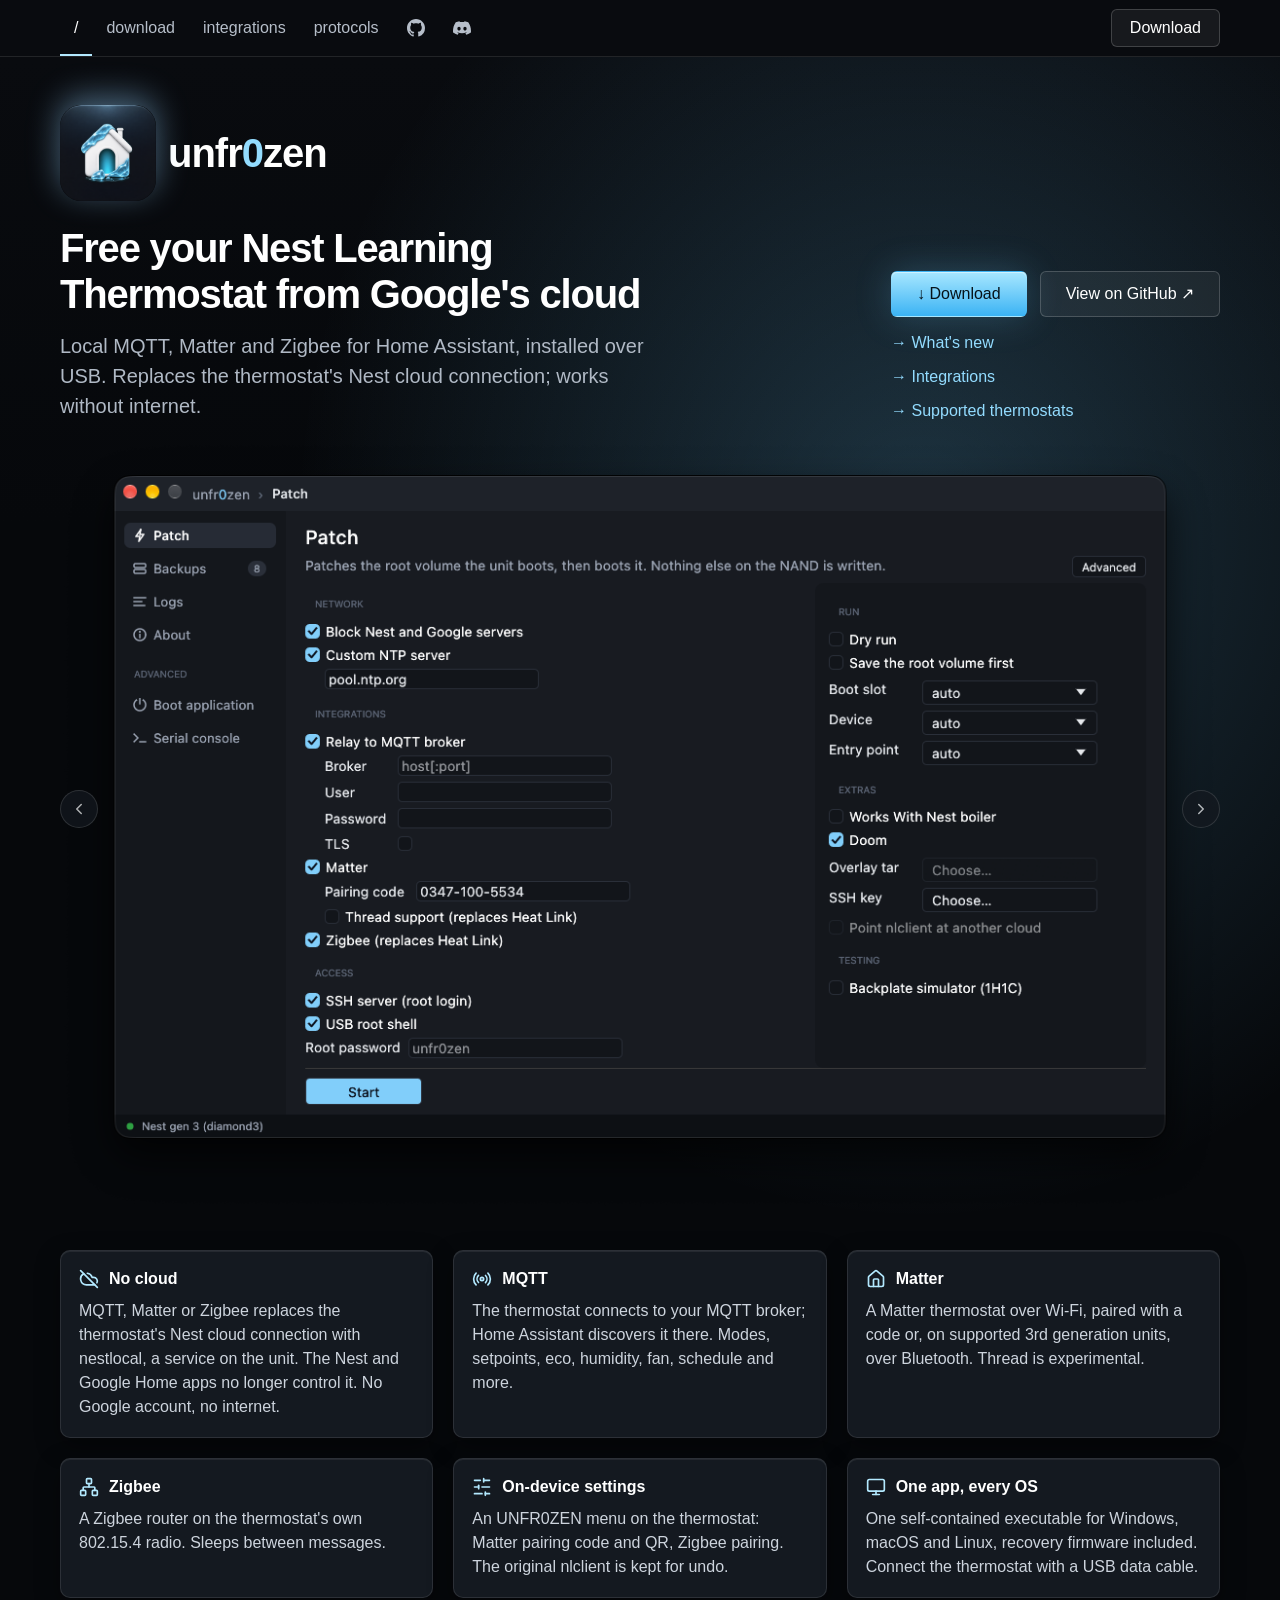
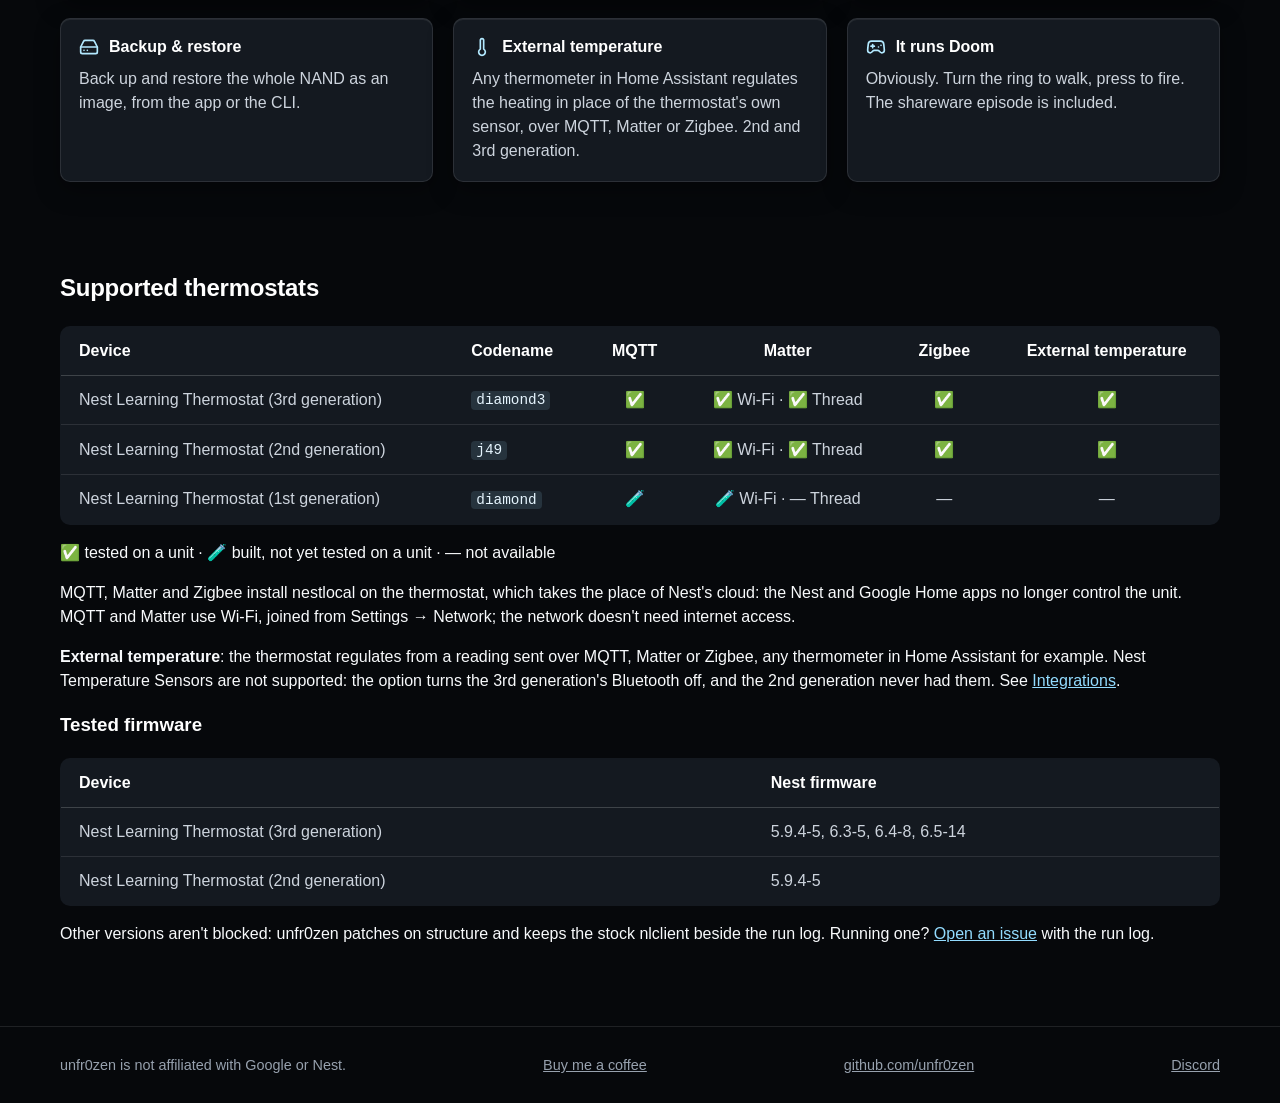
<file: index.html>
<!doctype html>
<html lang="en">
<head>
    <meta charset="utf-8">
    <meta name="viewport" content="width=device-width, initial-scale=1">
    <title>unfr0zen</title>
    <meta name="description" content="Free your Nest Learning Thermostat from Google's cloud. Local MQTT, Matter and Zigbee for Home Assistant, installed over USB.">
    <meta property="og:title" content="unfr0zen">
    <meta property="og:description" content="Free your Nest Learning Thermostat from Google's cloud.">
    <meta property="og:image" content="https://unfr0zen.com/assets/logo.png">
    <link rel="icon" href="/favicon.ico" sizes="16x16 32x32 48x48">
    <link rel="icon" type="image/png" href="/assets/logo.png" sizes="256x256">
    <link rel="apple-touch-icon" href="/assets/apple-touch-icon.png">
    <link rel="preconnect" href="https://rsms.me">
    <link rel="stylesheet" href="https://rsms.me/inter/inter.css">
    <link rel="stylesheet" href="/style.css">
    <script defer src="/carousel.js"></script>
    <script async src="https://analytics.unfr0zen.com/js/pa-abmtJ6LBGT69nUpVKESXi.js"></script>
    <script>
      window.plausible=window.plausible||function(){(plausible.q=plausible.q||[]).push(arguments)},plausible.init=plausible.init||function(i){plausible.o=i||{}};
      plausible.init({ endpoint: "https://analytics.unfr0zen.com/api/event" })
    </script>
</head>
<body>
<header>
    <div class="wrap">
        <nav>
            <a href="/" class="active">/</a>
            <a href="/download/">download</a>
            <a href="/integrations/">integrations</a>
            <a href="/protocols/">protocols</a>
            <a href="https://github.com/unfr0zen" class="icon" target="_blank" rel="noopener" aria-label="GitHub" title="GitHub"><svg viewBox="0 0 16 16" aria-hidden="true"><path d="M8 0C3.58 0 0 3.58 0 8c0 3.54 2.29 6.53 5.47 7.59.4.07.55-.17.55-.38 0-.19-.01-.82-.01-1.49-2.01.37-2.53-.49-2.69-.94-.09-.23-.48-.94-.82-1.13-.28-.15-.68-.52-.01-.53.63-.01 1.08.58 1.23.82.72 1.21 1.87.87 2.33.66.07-.52.28-.87.51-1.07-1.78-.2-3.64-.89-3.64-3.95 0-.87.31-1.59.82-2.15-.08-.2-.36-1.02.08-2.12 0 0 .67-.21 2.2.82.64-.18 1.32-.27 2-.27.68 0 1.36.09 2 .27 1.53-1.04 2.2-.82 2.2-.82.44 1.1.16 1.92.08 2.12.51.56.82 1.27.82 2.15 0 3.07-1.87 3.75-3.65 3.95.29.25.54.73.54 1.48 0 1.07-.01 1.93-.01 2.2 0 .21.15.46.55.38A8.013 8.013 0 0 0 16 8c0-4.42-3.58-8-8-8z"/></svg></a>
            <a href="https://discord.gg/4YC7Yj3Tx" class="icon" target="_blank" rel="noopener" aria-label="Discord" title="Discord"><svg viewBox="0 0 24 24" aria-hidden="true"><path d="M20.317 4.37a19.791 19.791 0 0 0-4.885-1.515.074.074 0 0 0-.079.037c-.21.375-.444.864-.608 1.25a18.27 18.27 0 0 0-5.487 0 12.64 12.64 0 0 0-.617-1.25.077.077 0 0 0-.079-.037A19.736 19.736 0 0 0 3.677 4.37a.07.07 0 0 0-.032.027C.533 9.046-.32 13.58.099 18.057a.082.082 0 0 0 .031.057 19.9 19.9 0 0 0 5.993 3.03.078.078 0 0 0 .084-.028c.462-.63.874-1.295 1.226-1.994a.076.076 0 0 0-.041-.106 13.107 13.107 0 0 1-1.872-.892.077.077 0 0 1-.008-.128 10.2 10.2 0 0 0 .372-.292.074.074 0 0 1 .077-.01c3.928 1.793 8.18 1.793 12.062 0a.074.074 0 0 1 .078.01c.12.098.246.198.373.292a.077.077 0 0 1-.006.127 12.299 12.299 0 0 1-1.873.892.077.077 0 0 0-.041.107c.36.698.772 1.362 1.225 1.993a.076.076 0 0 0 .084.028 19.839 19.839 0 0 0 6.002-3.03.077.077 0 0 0 .032-.054c.5-5.177-.838-9.674-3.549-13.66a.061.061 0 0 0-.031-.03zM8.02 15.33c-1.183 0-2.157-1.085-2.157-2.419 0-1.333.956-2.419 2.157-2.419 1.21 0 2.176 1.096 2.157 2.42 0 1.333-.956 2.418-2.157 2.418zm7.975 0c-1.183 0-2.157-1.085-2.157-2.419 0-1.333.955-2.419 2.157-2.419 1.21 0 2.176 1.096 2.157 2.42 0 1.333-.946 2.418-2.157 2.418z"/></svg></a>
        </nav>
        <a href="/download/" class="btn btn-dark btn-small">Download</a>
    </div>
</header>

<main>
    <div class="hero">
        <div class="wrap">
            <div class="hero-text">
                <div class="hero-title">
                    <span class="hero-logo"><img src="/assets/logo.png" alt=""></span>
                    <h1>unfr<span class="zero">0</span>zen</h1>
                </div>
                <h2>Free your Nest Learning Thermostat from Google's cloud</h2>
                <p>Local MQTT, Matter and Zigbee for Home Assistant, installed over USB. Replaces the thermostat's Nest cloud connection; works without internet.</p>
                <div class="buttons">
                    <a href="/download/" class="btn btn-ice">↓ Download</a>
                    <a href="https://github.com/unfr0zen" class="btn btn-dark" target="_blank" rel="noopener">View on GitHub ↗</a>
                </div>
                <div class="quicklinks">
                    <a class="link" href="https://github.com/unfr0zen/unfr0zen/releases" target="_blank" rel="noopener">→ What's new</a>
                    <a class="link" href="/integrations/">→ Integrations</a>
                    <a class="link" href="#devices">→ Supported thermostats</a>
                </div>
            </div>
            <div class="shots" role="group" aria-roledescription="carousel" aria-label="The unfr0zen app on macOS">
                <img class="screenshot is-shown" src="/assets/app1.png" width="1192" height="792" alt="The Patch page: options for blocking Nest and Google servers, NTP, MQTT, Matter, Zigbee, SSH and the USB root shell.">
                <img class="screenshot" src="/assets/app2.png" width="1192" height="792" aria-hidden="true" alt="The Backups page: NAND backups of different thermostats, with a map of the selected backup's NAND.">
                <img class="screenshot" src="/assets/app3.png" width="1192" height="792" aria-hidden="true" alt="The Logs page: past runs, with the steps and log of the selected one.">
                <button class="shot-nav shot-prev" type="button" aria-label="Previous screenshot" hidden><svg viewBox="0 0 24 24" aria-hidden="true"><path d="m15 18-6-6 6-6"/></svg></button>
                <button class="shot-nav shot-next" type="button" aria-label="Next screenshot" hidden><svg viewBox="0 0 24 24" aria-hidden="true"><path d="m9 18 6-6-6-6"/></svg></button>
            </div>
        </div>
    </div>

    <section>
        <div class="wrap">
            <div class="grid">
                <div class="card">
                    <h3><svg viewBox="0 0 24 24" aria-hidden="true"><path d="m2 2 20 20"/><path d="M5.782 5.782A7 7 0 0 0 9 19h8.5a4.5 4.5 0 0 0 1.307-.193"/><path d="M21.532 16.5A4.5 4.5 0 0 0 17.5 10h-1.79A7.008 7.008 0 0 0 10 5.07"/></svg>No cloud</h3>
                    <p>MQTT, Matter or Zigbee replaces the thermostat's Nest cloud connection with nestlocal, a service on the unit. The Nest and Google Home apps no longer control it. No Google account, no internet.</p>
                </div>
                <div class="card">
                    <h3><svg viewBox="0 0 24 24" aria-hidden="true"><path d="M4.9 19.1C1 15.2 1 8.8 4.9 4.9"/><path d="M7.8 16.2c-2.3-2.3-2.3-6.1 0-8.5"/><circle cx="12" cy="12" r="2"/><path d="M16.2 7.8c2.3 2.3 2.3 6.1 0 8.5"/><path d="M19.1 4.9C23 8.8 23 15.1 19.1 19"/></svg>MQTT</h3>
                    <p>The thermostat connects to your MQTT broker; Home Assistant discovers it there. Modes, setpoints, eco, humidity, fan, schedule and more.</p>
                </div>
                <div class="card">
                    <h3><svg viewBox="0 0 24 24" aria-hidden="true"><path d="M15 21v-8a1 1 0 0 0-1-1h-4a1 1 0 0 0-1 1v8"/><path d="M3 10a2 2 0 0 1 .709-1.528l7-5.999a2 2 0 0 1 2.582 0l7 5.999A2 2 0 0 1 21 10v9a2 2 0 0 1-2 2H5a2 2 0 0 1-2-2z"/></svg>Matter</h3>
                    <p>A Matter thermostat over Wi-Fi, paired with a code or, on supported 3rd generation units, over Bluetooth. Thread is experimental.</p>
                </div>
                <div class="card">
                    <h3><svg viewBox="0 0 24 24" aria-hidden="true"><rect x="16" y="16" width="6" height="6" rx="1"/><rect x="2" y="16" width="6" height="6" rx="1"/><rect x="9" y="2" width="6" height="6" rx="1"/><path d="M5 16v-3a1 1 0 0 1 1-1h12a1 1 0 0 1 1 1v3"/><path d="M12 12V8"/></svg>Zigbee</h3>
                    <p>A Zigbee router on the thermostat's own 802.15.4 radio. Sleeps between messages.</p>
                </div>
                <div class="card">
                    <h3><svg viewBox="0 0 24 24" aria-hidden="true"><line x1="21" x2="14" y1="4" y2="4"/><line x1="10" x2="3" y1="4" y2="4"/><line x1="21" x2="12" y1="12" y2="12"/><line x1="8" x2="3" y1="12" y2="12"/><line x1="21" x2="16" y1="20" y2="20"/><line x1="12" x2="3" y1="20" y2="20"/><line x1="14" x2="14" y1="2" y2="6"/><line x1="8" x2="8" y1="10" y2="14"/><line x1="16" x2="16" y1="18" y2="22"/></svg>On-device settings</h3>
                    <p>An UNFR0ZEN menu on the thermostat: Matter pairing code and QR, Zigbee pairing. The original nlclient is kept for undo.</p>
                </div>
                <div class="card">
                    <h3><svg viewBox="0 0 24 24" aria-hidden="true"><rect width="20" height="14" x="2" y="3" rx="2"/><line x1="8" x2="16" y1="21" y2="21"/><line x1="12" x2="12" y1="17" y2="21"/></svg>One app, every OS</h3>
                    <p>One self-contained executable for Windows, macOS and Linux, recovery firmware included. Connect the thermostat with a USB data cable.</p>
                </div>
                <div class="card">
                    <h3><svg viewBox="0 0 24 24" aria-hidden="true"><line x1="22" x2="2" y1="12" y2="12"/><path d="M5.45 5.11 2 12v6a2 2 0 0 0 2 2h16a2 2 0 0 0 2-2v-6l-3.45-6.89A2 2 0 0 0 16.76 4H7.24a2 2 0 0 0-1.79 1.11z"/><line x1="6" x2="6.01" y1="16" y2="16"/><line x1="10" x2="10.01" y1="16" y2="16"/></svg>Backup &amp; restore</h3>
                    <p>Back up and restore the whole NAND as an image, from the app or the CLI.</p>
                </div>
                <div class="card">
                    <h3><svg viewBox="0 0 24 24" aria-hidden="true"><path d="M14 4v10.54a4 4 0 1 1-4 0V4a2 2 0 0 1 4 0Z"/></svg>External temperature</h3>
                    <p>Any thermometer in Home Assistant regulates the heating in place of the thermostat's own sensor, over MQTT, Matter or Zigbee. 2nd and 3rd generation.</p>
                </div>
                <div class="card">
                    <h3><svg viewBox="0 0 24 24" aria-hidden="true"><line x1="6" x2="10" y1="11" y2="11"/><line x1="8" x2="8" y1="9" y2="13"/><line x1="15" x2="15.01" y1="12" y2="12"/><line x1="18" x2="18.01" y1="10" y2="10"/><path d="M17.32 5H6.68a4 4 0 0 0-3.978 3.59c-.006.052-.01.101-.017.152C2.604 9.416 2 14.456 2 16a3 3 0 0 0 3 3c1 0 1.5-.5 2-1l1.414-1.414A2 2 0 0 1 9.828 16h4.344a2 2 0 0 1 1.414.586L17 18c.5.5 1 1 2 1a3 3 0 0 0 3-3c0-1.545-.604-6.584-.685-7.258-.007-.05-.011-.1-.017-.151A4 4 0 0 0 17.32 5z"/></svg>It runs Doom</h3>
                    <p>Obviously. Turn the ring to walk, press to fire. The shareware episode is included.</p>
                </div>
            </div>
        </div>
    </section>

    <section id="devices">
        <div class="wrap">
            <h2>Supported thermostats</h2>
            <div class="table-scroll">
                <table class="devices">
                    <thead>
                        <tr><th>Device</th><th>Codename</th><th>MQTT</th><th>Matter</th><th>Zigbee</th><th>External temperature</th></tr>
                    </thead>
                    <tbody>
                        <tr><td>Nest Learning Thermostat (3rd generation)</td><td><code>diamond3</code></td><td>✅</td><td>✅ Wi-Fi · ✅ Thread</td><td>✅</td><td>✅</td></tr>
                        <tr><td>Nest Learning Thermostat (2nd generation)</td><td><code>j49</code></td><td>✅</td><td>✅ Wi-Fi · ✅ Thread</td><td>✅</td><td>✅</td></tr>
                        <tr><td>Nest Learning Thermostat (1st generation)</td><td><code>diamond</code></td><td>🧪</td><td>🧪 Wi-Fi · — Thread</td><td>—</td><td>—</td></tr>
                    </tbody>
                </table>
            </div>
            <p>✅ tested on a unit · 🧪 built, not yet tested on a unit · — not available</p>
            <p>MQTT, Matter and Zigbee install nestlocal on the thermostat, which takes the place of Nest's cloud: the Nest and Google Home apps no longer control the unit. MQTT and Matter use Wi-Fi, joined from Settings → Network; the network doesn't need internet access.</p>
            <p><b>External temperature</b>: the thermostat regulates from a reading sent over MQTT, Matter or Zigbee, any thermometer in Home Assistant for example. Nest Temperature Sensors are not supported: the option turns the 3rd generation's Bluetooth off, and the 2nd generation never had them. See <a href="/integrations/#external-temperature">Integrations</a>.</p>
            <h3>Tested firmware</h3>
            <div class="table-scroll">
                <table>
                    <thead>
                        <tr><th>Device</th><th>Nest firmware</th></tr>
                    </thead>
                    <tbody>
                        <tr><td>Nest Learning Thermostat (3rd generation)</td><td>5.9.4-5, 6.3-5, 6.4-8, 6.5-14</td></tr>
                        <tr><td>Nest Learning Thermostat (2nd generation)</td><td>5.9.4-5</td></tr>
                    </tbody>
                </table>
            </div>
            <p>Other versions aren't blocked: unfr0zen patches on structure and keeps the stock nlclient beside the run log. Running one? <a href="https://github.com/unfr0zen/unfr0zen/issues" target="_blank" rel="noopener">Open an issue</a> with the run log.</p>
        </div>
    </section>
</main>

<footer>
    <div class="wrap">
        <span>unfr0zen is not affiliated with Google or Nest.</span>
        <a href="https://buymeacoffee.com/willtm" target="_blank" rel="noopener">Buy me a coffee</a>
        <a href="https://github.com/unfr0zen" target="_blank" rel="noopener">github.com/unfr0zen</a>
        <a href="https://discord.gg/4YC7Yj3Tx" target="_blank" rel="noopener">Discord</a>
    </div>
</footer>
</body>
</html>
</file>
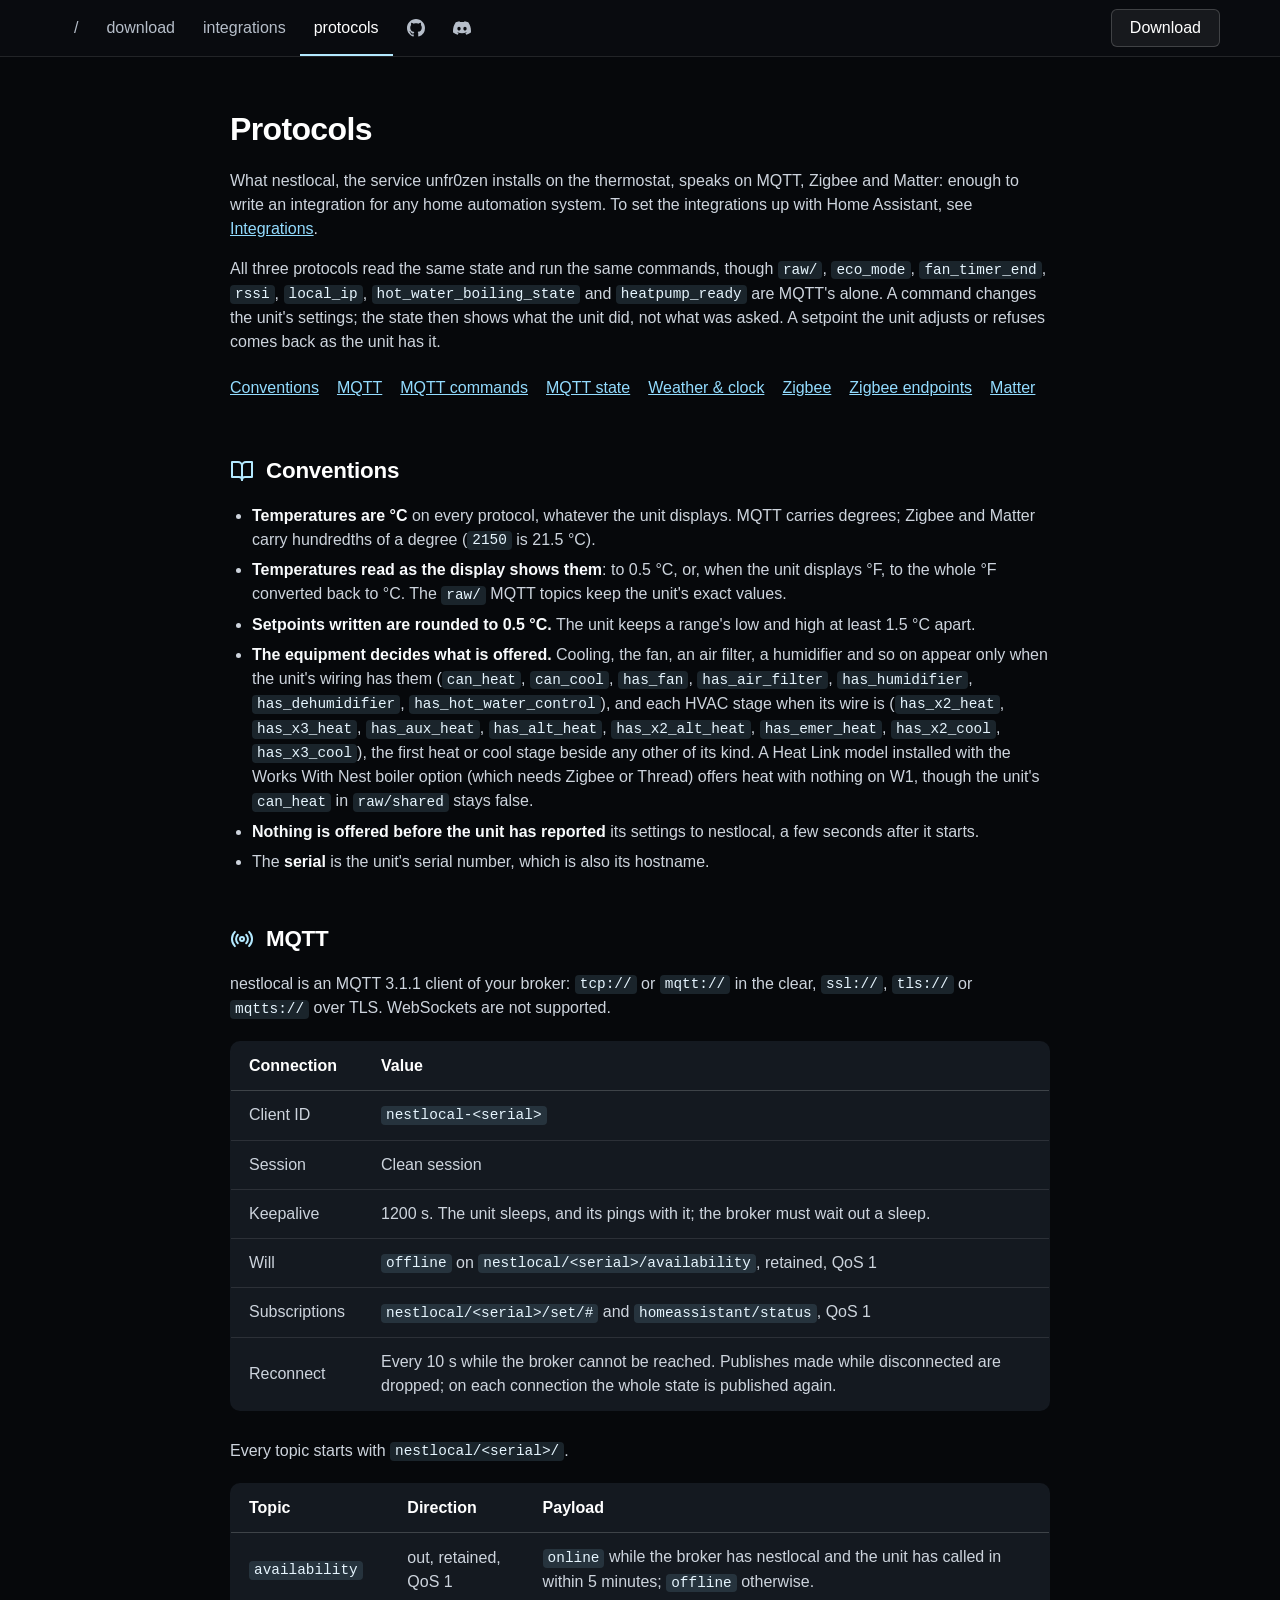
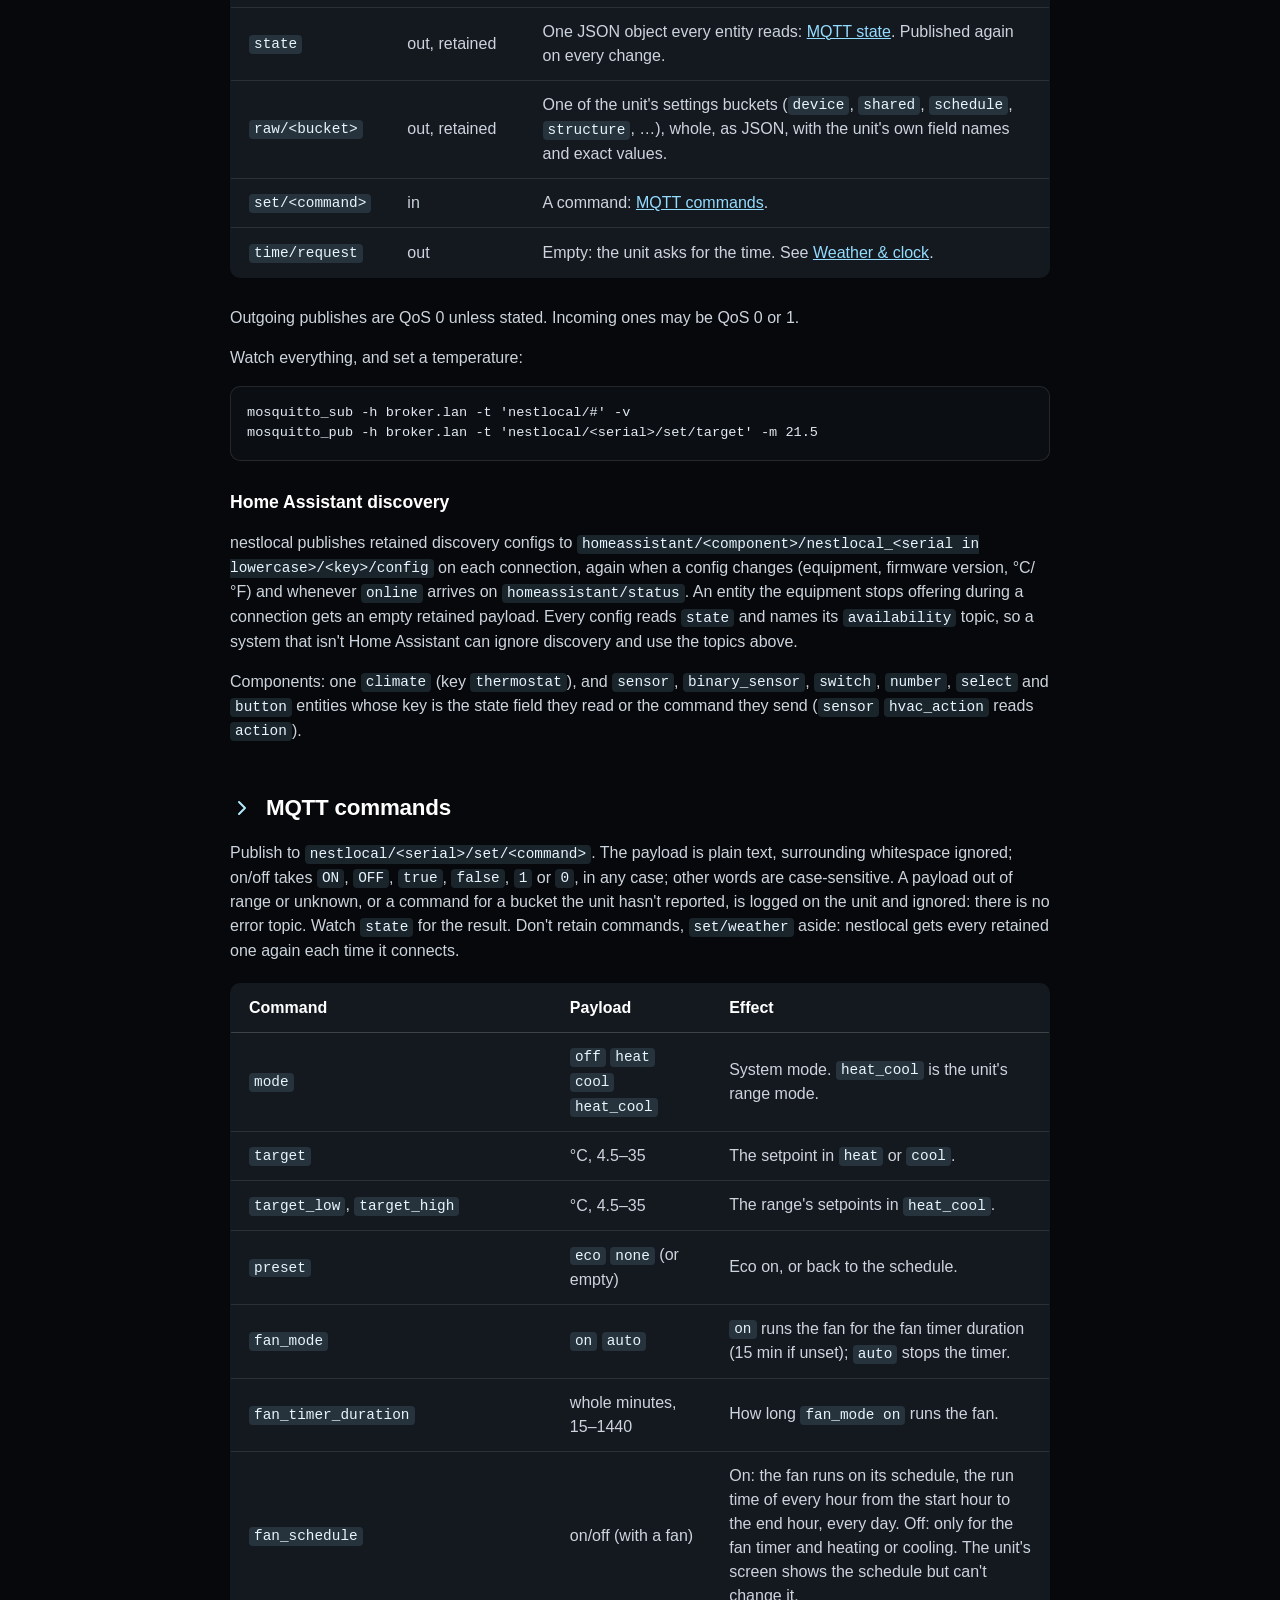
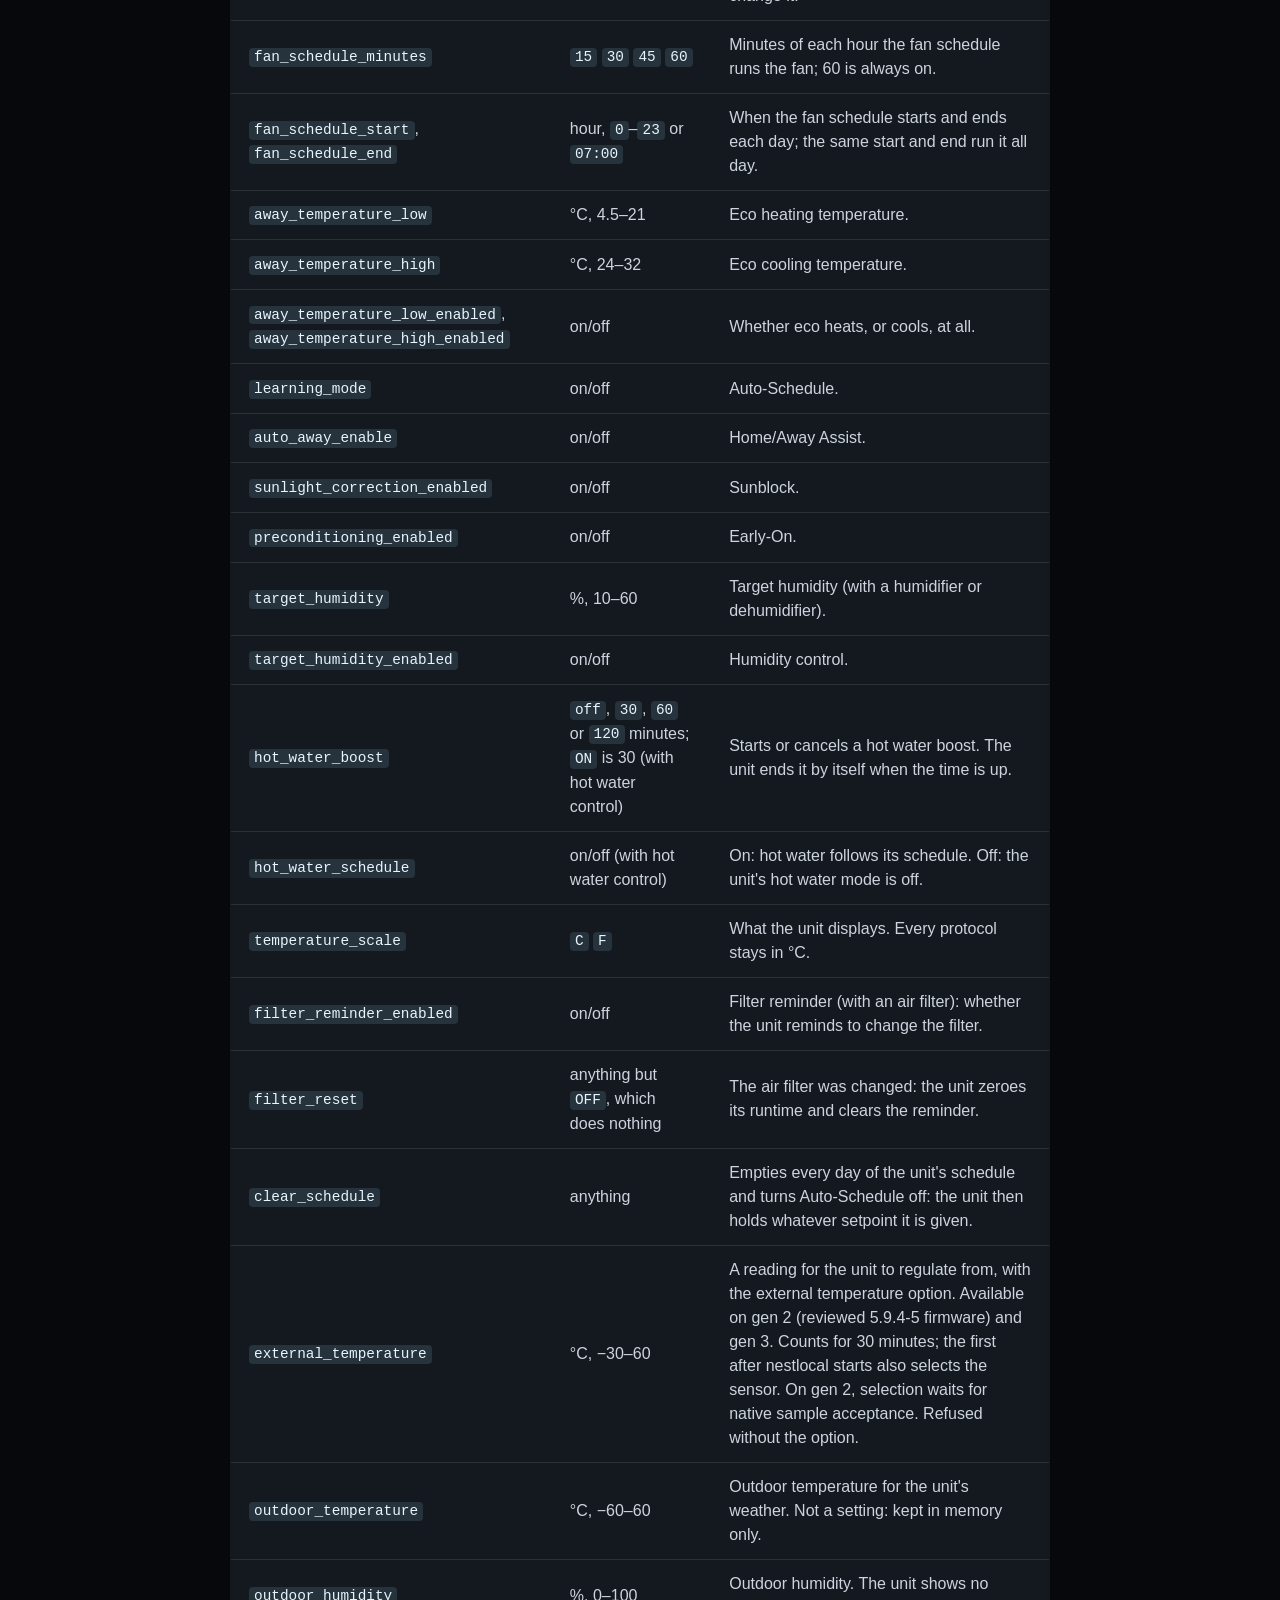
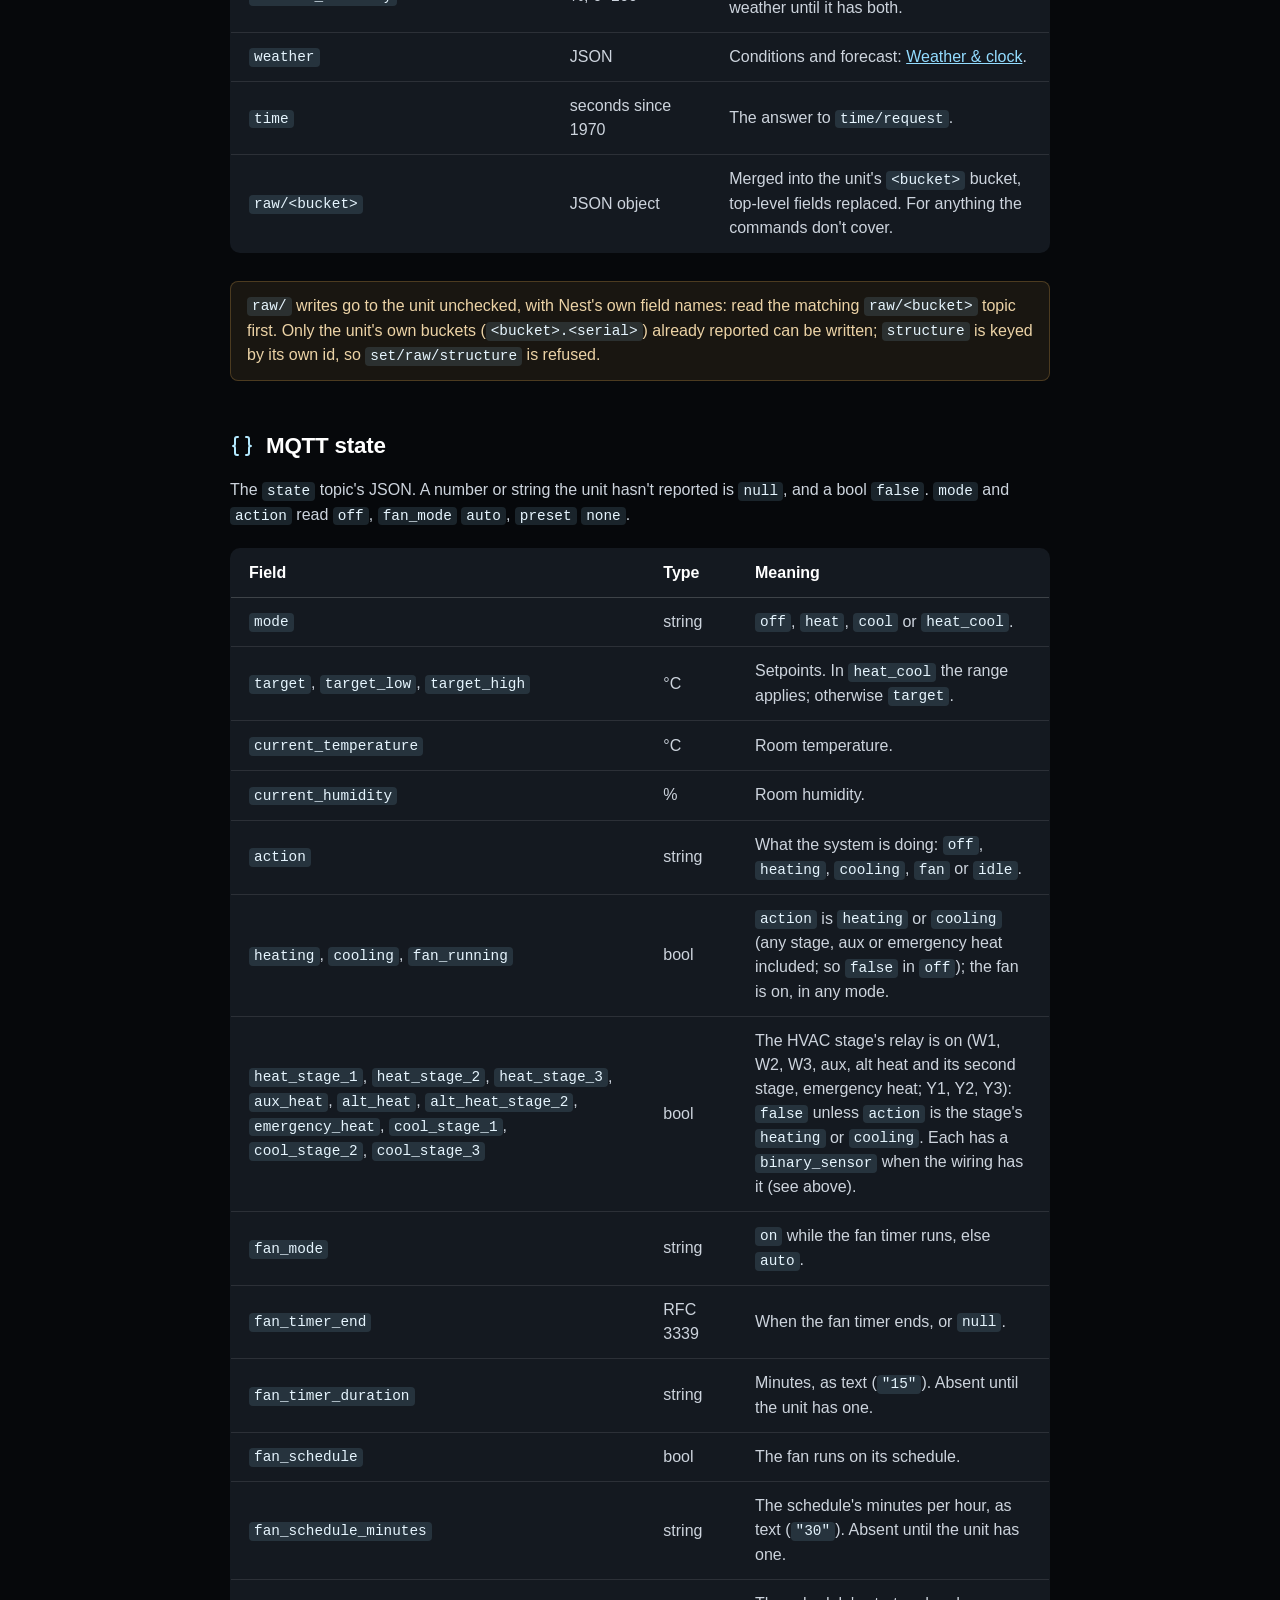
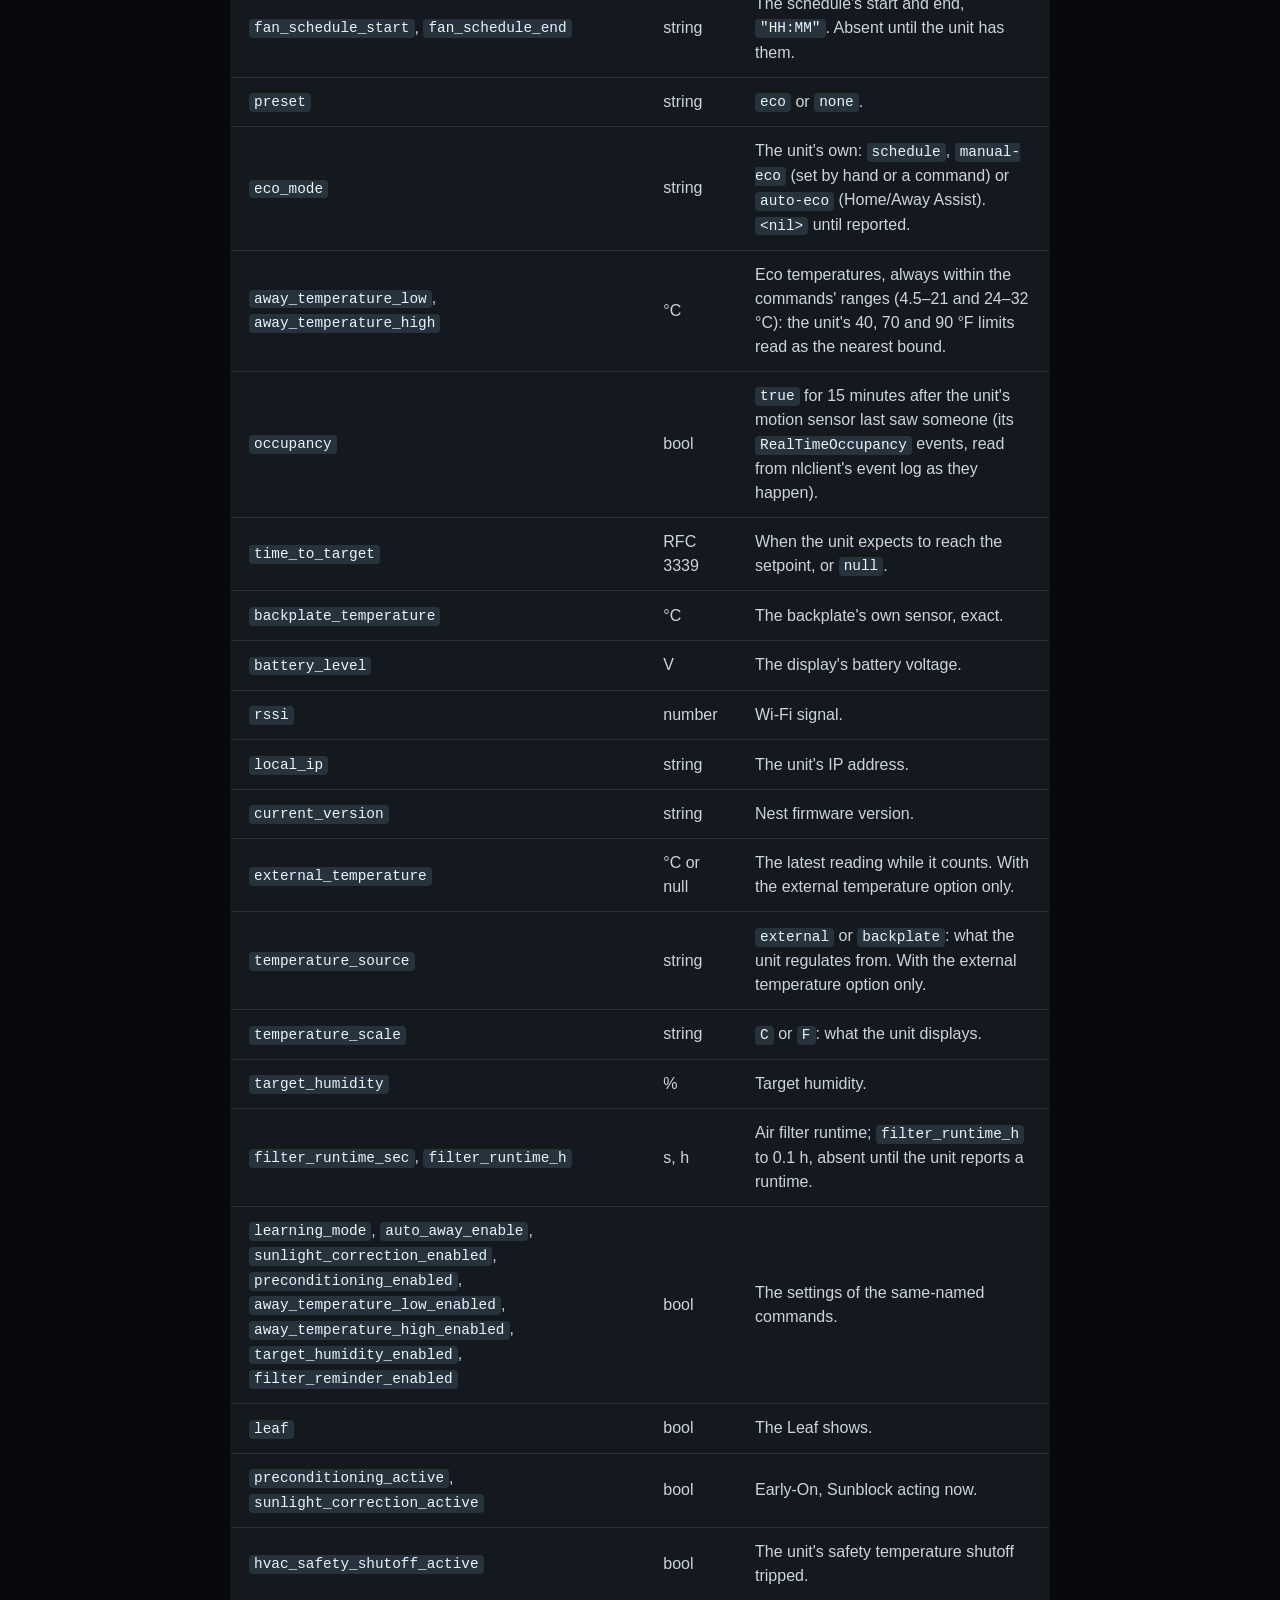
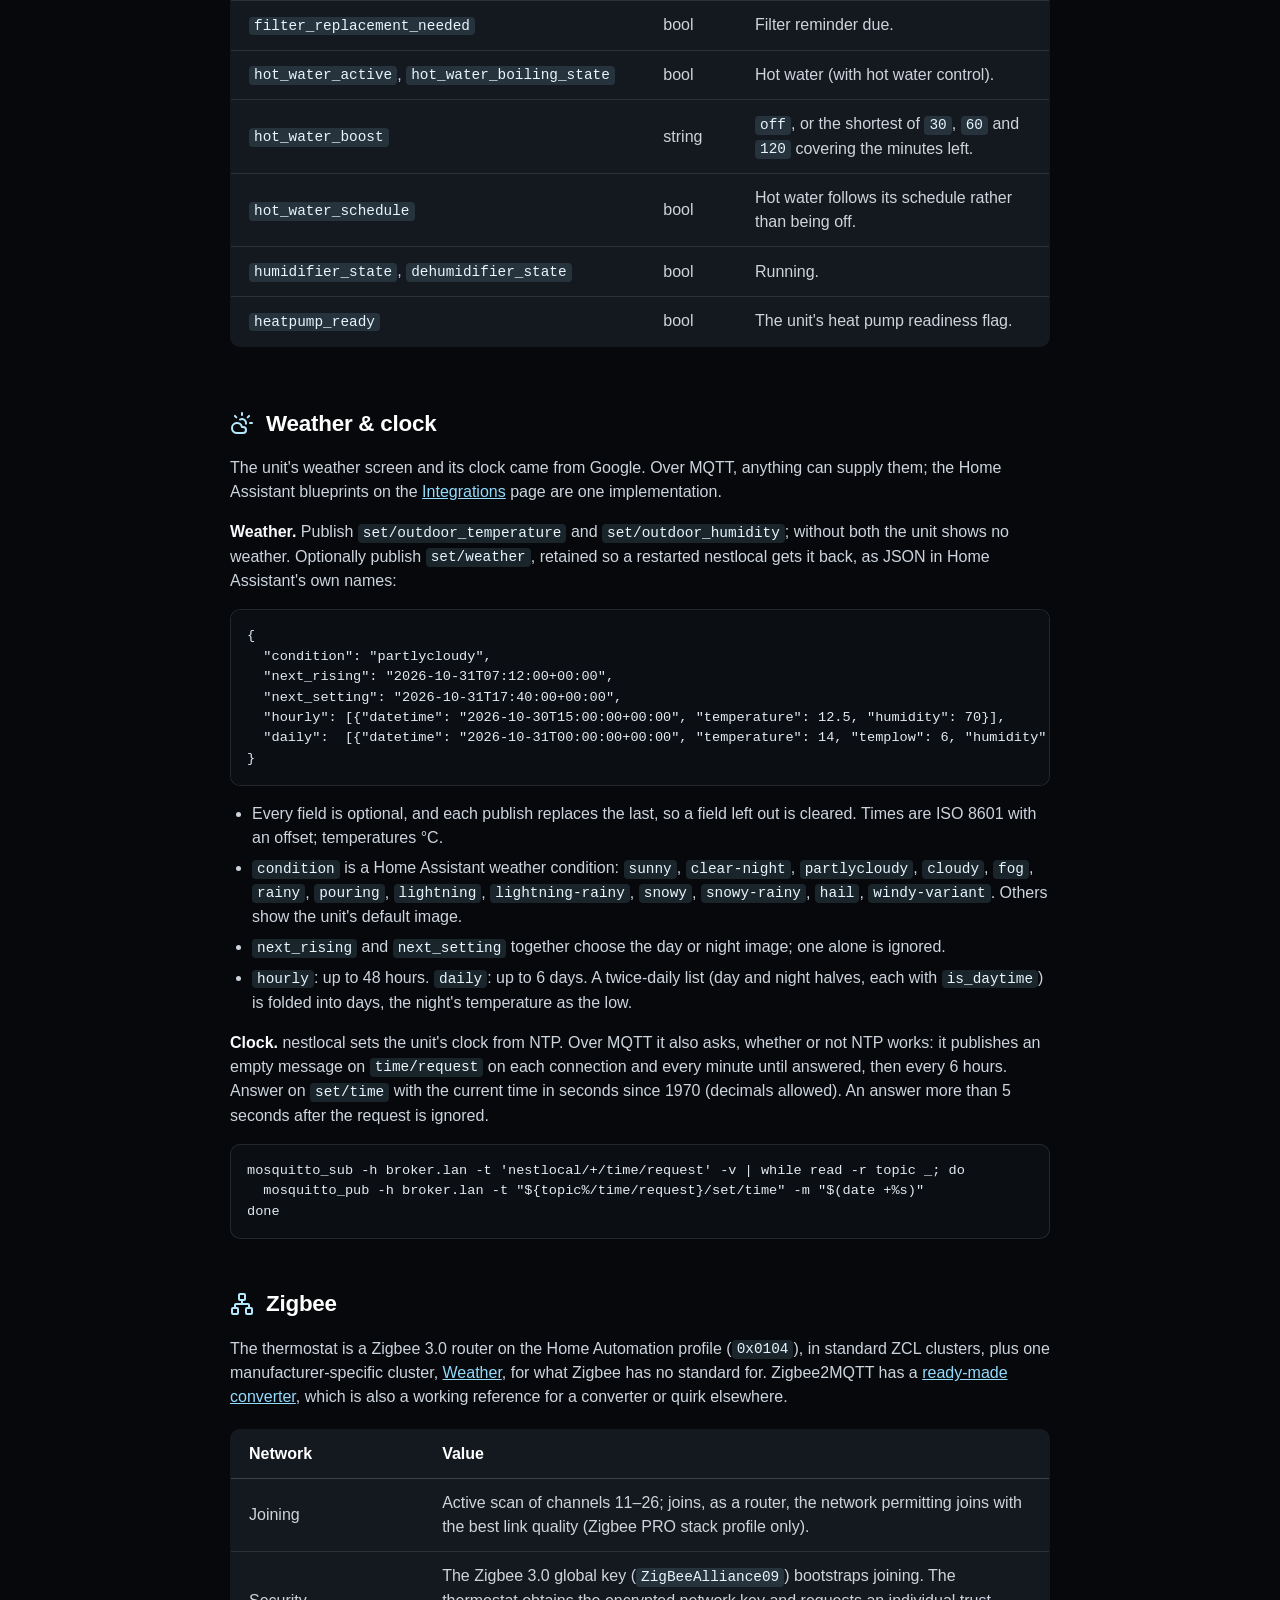
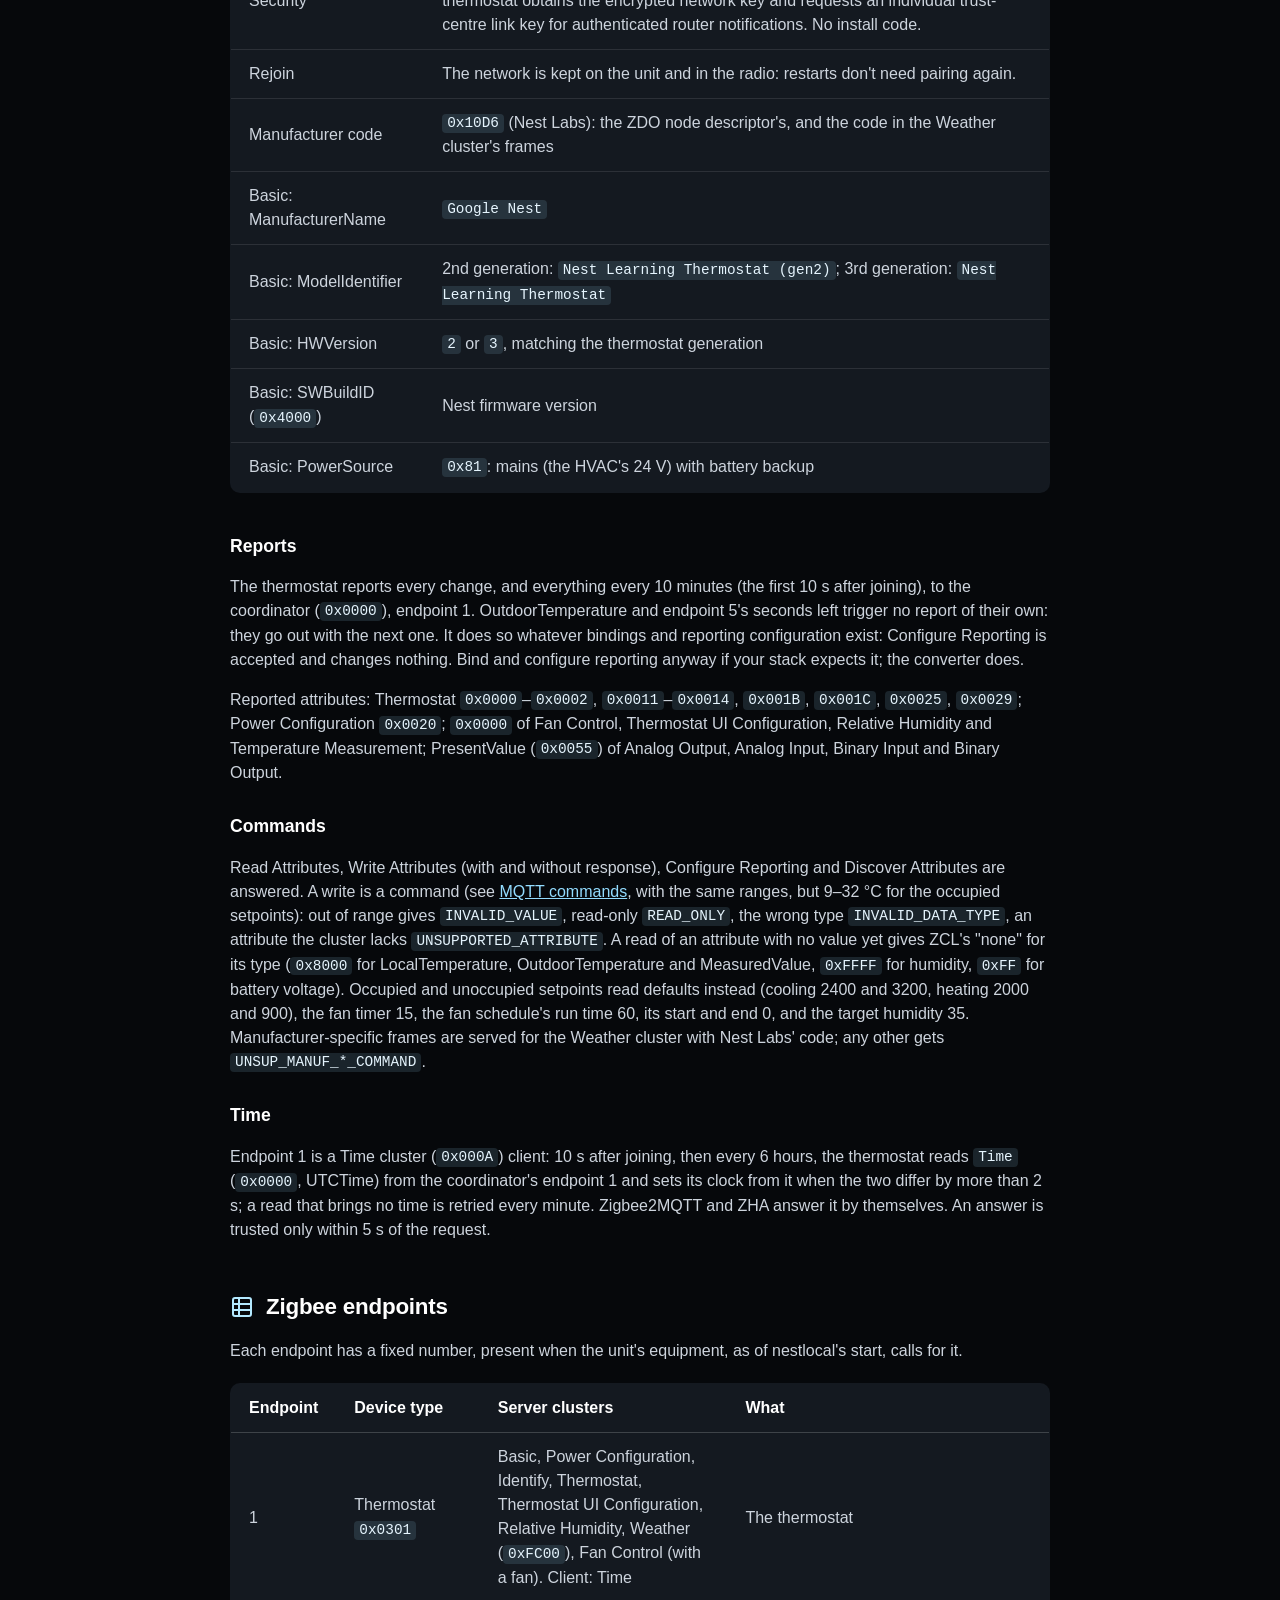
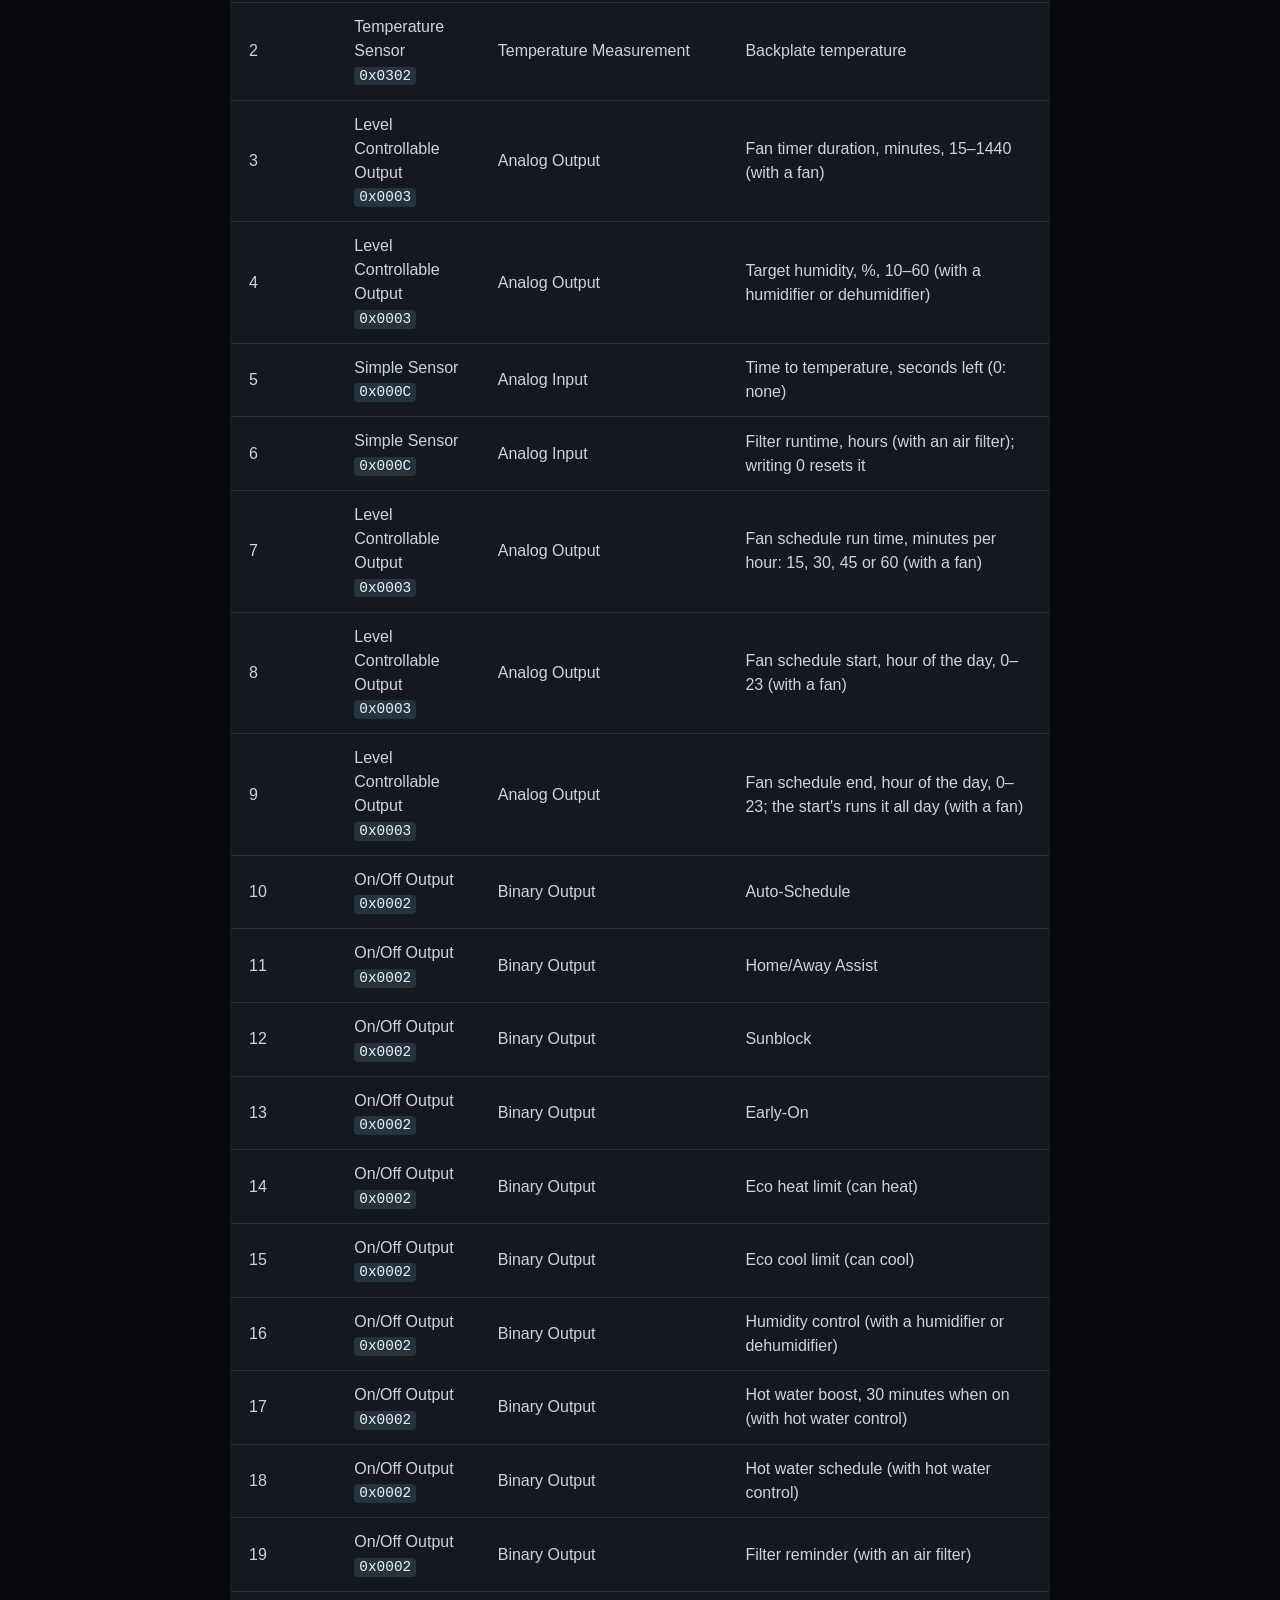
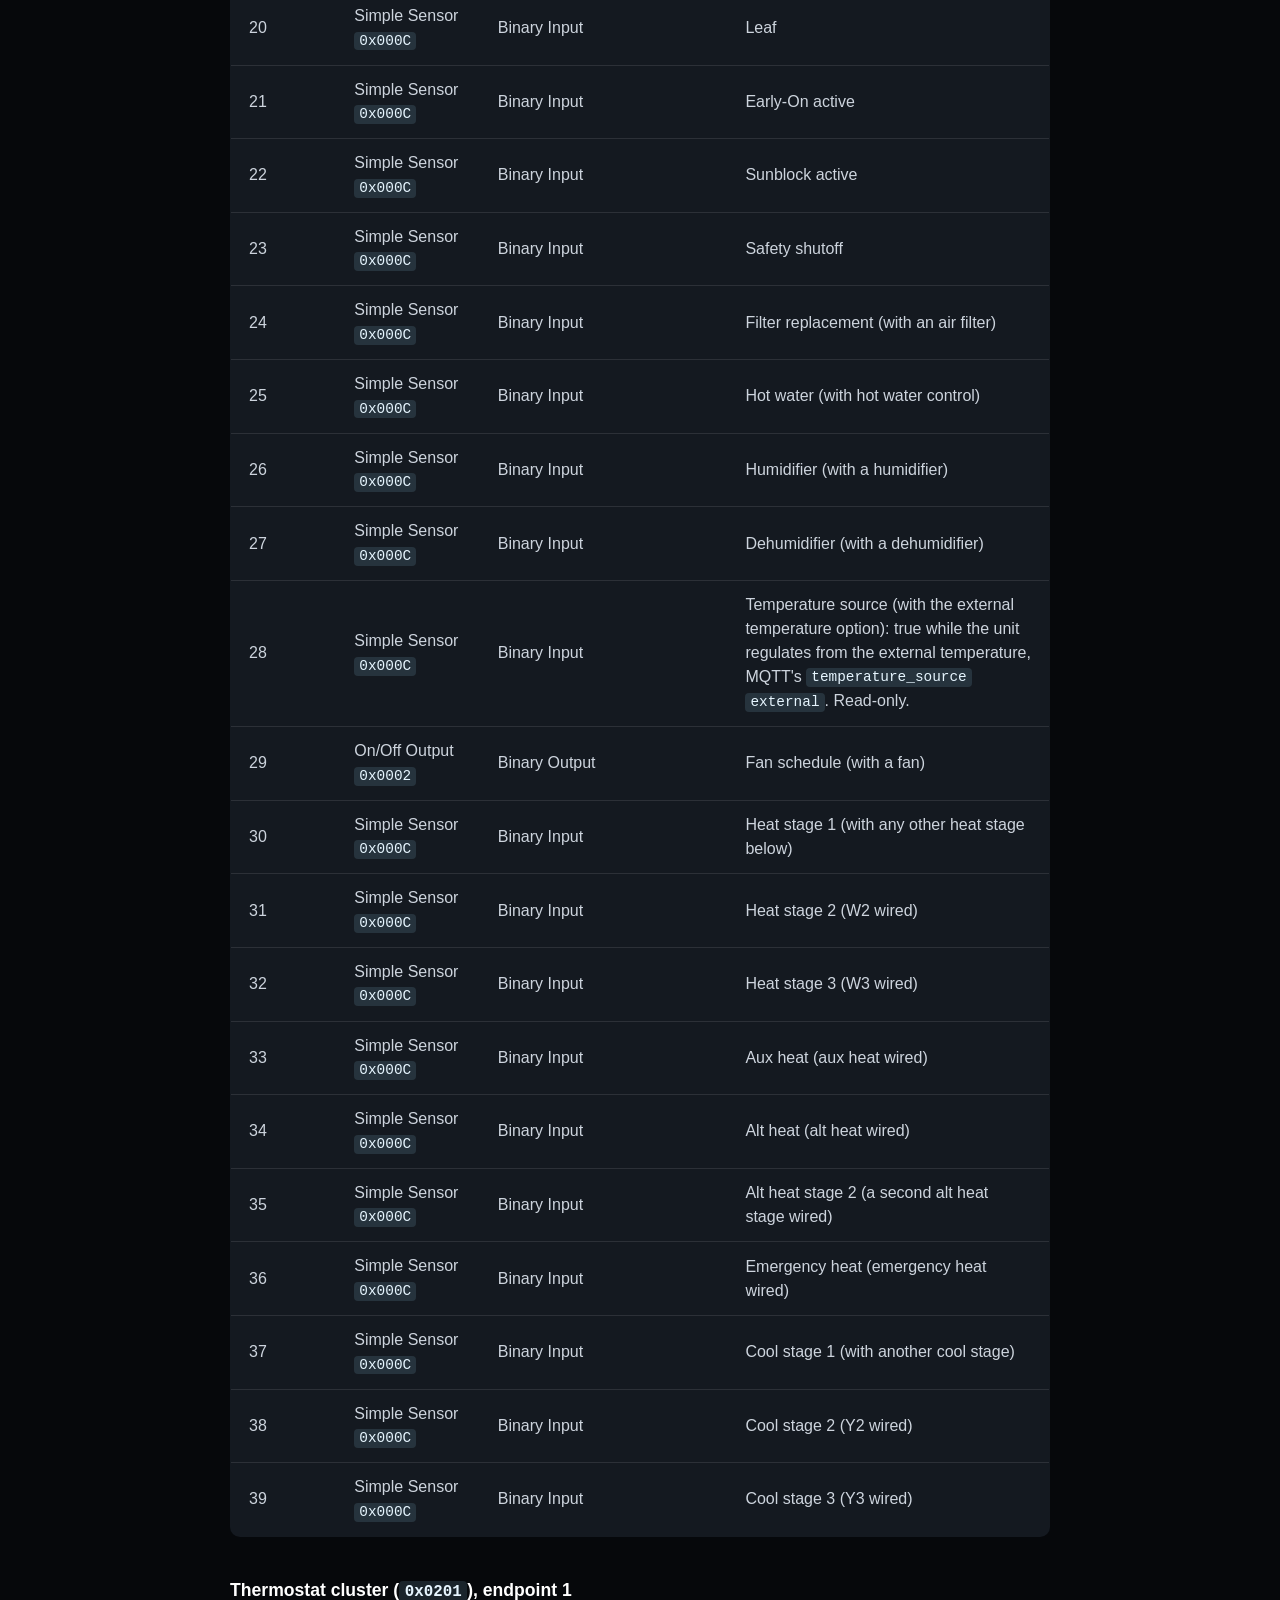
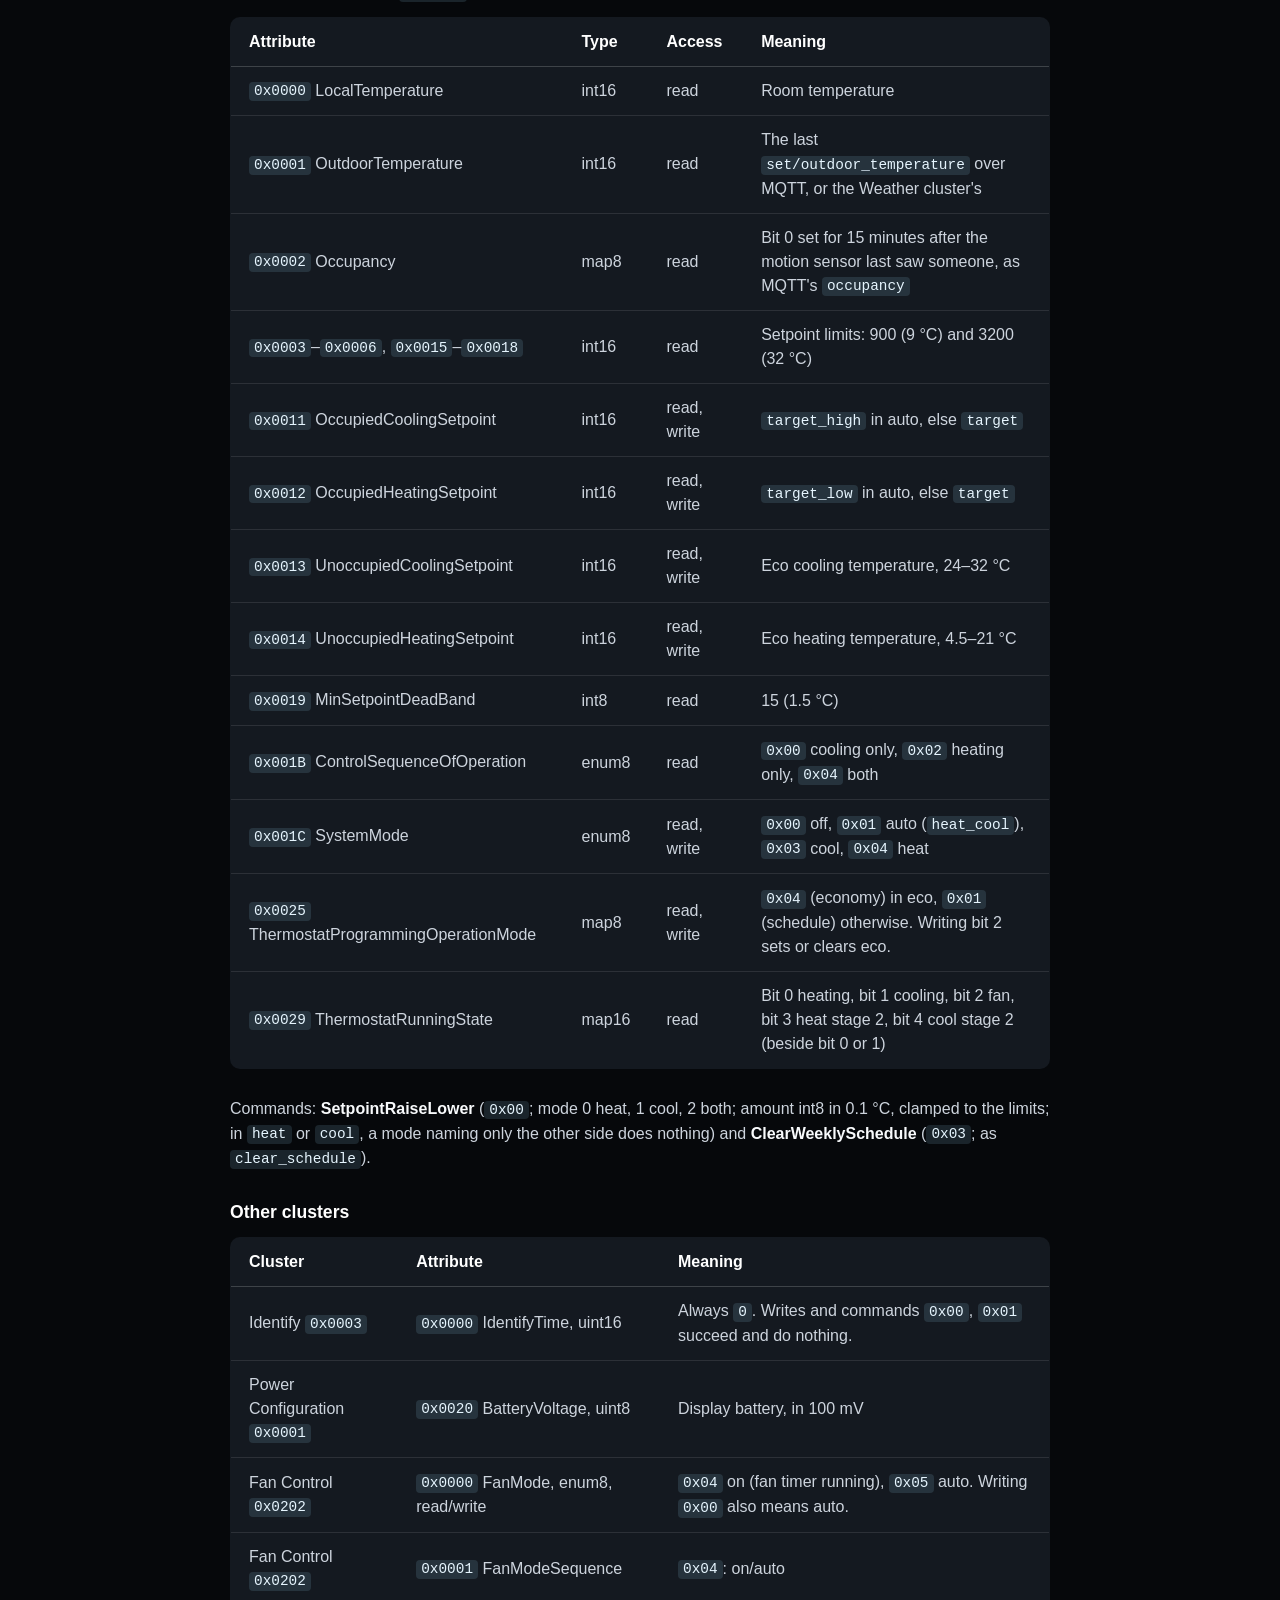
<file: protocols/index.html>
<!doctype html>
<html lang="en">
<head>
    <meta charset="utf-8">
    <meta name="viewport" content="width=device-width, initial-scale=1">
    <title>Protocols · unfr0zen</title>
    <meta name="description" content="nestlocal's MQTT topics and payloads, Zigbee endpoints and clusters, and Matter endpoints: everything needed to write your own integration for a Nest Learning Thermostat set up with unfr0zen.">
    <link rel="icon" href="/favicon.ico" sizes="16x16 32x32 48x48">
    <link rel="icon" type="image/png" href="/assets/logo.png" sizes="256x256">
    <link rel="apple-touch-icon" href="/assets/apple-touch-icon.png">
    <link rel="preconnect" href="https://rsms.me">
    <link rel="stylesheet" href="https://rsms.me/inter/inter.css">
    <link rel="stylesheet" href="/style.css">
    <script async src="https://analytics.unfr0zen.com/js/pa-abmtJ6LBGT69nUpVKESXi.js"></script>
    <script>
      window.plausible=window.plausible||function(){(plausible.q=plausible.q||[]).push(arguments)},plausible.init=plausible.init||function(i){plausible.o=i||{}};
      plausible.init({ endpoint: "https://analytics.unfr0zen.com/api/event" })
    </script>
</head>
<body>
<header>
    <div class="wrap">
        <nav>
            <a href="/">/</a>
            <a href="/download/">download</a>
            <a href="/integrations/">integrations</a>
            <a href="/protocols/" class="active">protocols</a>
            <a href="https://github.com/unfr0zen" class="icon" target="_blank" rel="noopener" aria-label="GitHub" title="GitHub"><svg viewBox="0 0 16 16" aria-hidden="true"><path d="M8 0C3.58 0 0 3.58 0 8c0 3.54 2.29 6.53 5.47 7.59.4.07.55-.17.55-.38 0-.19-.01-.82-.01-1.49-2.01.37-2.53-.49-2.69-.94-.09-.23-.48-.94-.82-1.13-.28-.15-.68-.52-.01-.53.63-.01 1.08.58 1.23.82.72 1.21 1.87.87 2.33.66.07-.52.28-.87.51-1.07-1.78-.2-3.64-.89-3.64-3.95 0-.87.31-1.59.82-2.15-.08-.2-.36-1.02.08-2.12 0 0 .67-.21 2.2.82.64-.18 1.32-.27 2-.27.68 0 1.36.09 2 .27 1.53-1.04 2.2-.82 2.2-.82.44 1.1.16 1.92.08 2.12.51.56.82 1.27.82 2.15 0 3.07-1.87 3.75-3.65 3.95.29.25.54.73.54 1.48 0 1.07-.01 1.93-.01 2.2 0 .21.15.46.55.38A8.013 8.013 0 0 0 16 8c0-4.42-3.58-8-8-8z"/></svg></a>
            <a href="https://discord.gg/4YC7Yj3Tx" class="icon" target="_blank" rel="noopener" aria-label="Discord" title="Discord"><svg viewBox="0 0 24 24" aria-hidden="true"><path d="M20.317 4.37a19.791 19.791 0 0 0-4.885-1.515.074.074 0 0 0-.079.037c-.21.375-.444.864-.608 1.25a18.27 18.27 0 0 0-5.487 0 12.64 12.64 0 0 0-.617-1.25.077.077 0 0 0-.079-.037A19.736 19.736 0 0 0 3.677 4.37a.07.07 0 0 0-.032.027C.533 9.046-.32 13.58.099 18.057a.082.082 0 0 0 .031.057 19.9 19.9 0 0 0 5.993 3.03.078.078 0 0 0 .084-.028c.462-.63.874-1.295 1.226-1.994a.076.076 0 0 0-.041-.106 13.107 13.107 0 0 1-1.872-.892.077.077 0 0 1-.008-.128 10.2 10.2 0 0 0 .372-.292.074.074 0 0 1 .077-.01c3.928 1.793 8.18 1.793 12.062 0a.074.074 0 0 1 .078.01c.12.098.246.198.373.292a.077.077 0 0 1-.006.127 12.299 12.299 0 0 1-1.873.892.077.077 0 0 0-.041.107c.36.698.772 1.362 1.225 1.993a.076.076 0 0 0 .084.028 19.839 19.839 0 0 0 6.002-3.03.077.077 0 0 0 .032-.054c.5-5.177-.838-9.674-3.549-13.66a.061.061 0 0 0-.031-.03zM8.02 15.33c-1.183 0-2.157-1.085-2.157-2.419 0-1.333.956-2.419 2.157-2.419 1.21 0 2.176 1.096 2.157 2.42 0 1.333-.956 2.418-2.157 2.418zm7.975 0c-1.183 0-2.157-1.085-2.157-2.419 0-1.333.955-2.419 2.157-2.419 1.21 0 2.176 1.096 2.157 2.42 0 1.333-.946 2.418-2.157 2.418z"/></svg></a>
        </nav>
        <a href="/download/" class="btn btn-dark btn-small">Download</a>
    </div>
</header>

<main>
    <section class="doc">
        <div class="wrap">
            <h1>Protocols</h1>
            <p>What nestlocal, the service unfr0zen installs on the thermostat, speaks on MQTT, Zigbee and Matter: enough to write an integration for any home automation system. To set the integrations up with Home Assistant, see <a href="/integrations/">Integrations</a>.</p>
            <p>All three protocols read the same state and run the same commands, though <code>raw/</code>, <code>eco_mode</code>, <code>fan_timer_end</code>, <code>rssi</code>, <code>local_ip</code>, <code>hot_water_boiling_state</code> and <code>heatpump_ready</code> are MQTT's alone. A command changes the unit's settings; the state then shows what the unit did, not what was asked. A setpoint the unit adjusts or refuses comes back as the unit has it.</p>
            <ul class="toc">
                <li><a href="#conventions">Conventions</a></li>
                <li><a href="#mqtt">MQTT</a></li>
                <li><a href="#mqtt-commands">MQTT commands</a></li>
                <li><a href="#mqtt-state">MQTT state</a></li>
                <li><a href="#mqtt-weather">Weather &amp; clock</a></li>
                <li><a href="#zigbee">Zigbee</a></li>
                <li><a href="#zigbee-endpoints">Zigbee endpoints</a></li>
                <li><a href="#matter">Matter</a></li>
            </ul>

            <h2 id="conventions"><svg viewBox="0 0 24 24" aria-hidden="true"><path d="M2 3h6a4 4 0 0 1 4 4v14a3 3 0 0 0-3-3H2z"/><path d="M22 3h-6a4 4 0 0 0-4 4v14a3 3 0 0 1 3-3h7z"/></svg>Conventions</h2>
            <ul>
                <li><b>Temperatures are °C</b> on every protocol, whatever the unit displays. MQTT carries degrees; Zigbee and Matter carry hundredths of a degree (<code>2150</code> is 21.5 °C).</li>
                <li><b>Temperatures read as the display shows them</b>: to 0.5 °C, or, when the unit displays °F, to the whole °F converted back to °C. The <code>raw/</code> MQTT topics keep the unit's exact values.</li>
                <li><b>Setpoints written are rounded to 0.5 °C.</b> The unit keeps a range's low and high at least 1.5 °C apart.</li>
                <li><b>The equipment decides what is offered.</b> Cooling, the fan, an air filter, a humidifier and so on appear only when the unit's wiring has them (<code>can_heat</code>, <code>can_cool</code>, <code>has_fan</code>, <code>has_air_filter</code>, <code>has_humidifier</code>, <code>has_dehumidifier</code>, <code>has_hot_water_control</code>), and each HVAC stage when its wire is (<code>has_x2_heat</code>, <code>has_x3_heat</code>, <code>has_aux_heat</code>, <code>has_alt_heat</code>, <code>has_x2_alt_heat</code>, <code>has_emer_heat</code>, <code>has_x2_cool</code>, <code>has_x3_cool</code>), the first heat or cool stage beside any other of its kind. A Heat Link model installed with the Works With Nest boiler option (which needs Zigbee or Thread) offers heat with nothing on W1, though the unit's <code>can_heat</code> in <code>raw/shared</code> stays false.</li>
                <li><b>Nothing is offered before the unit has reported</b> its settings to nestlocal, a few seconds after it starts.</li>
                <li>The <b>serial</b> is the unit's serial number, which is also its hostname.</li>
            </ul>

            <h2 id="mqtt"><svg viewBox="0 0 24 24" aria-hidden="true"><path d="M4.9 19.1C1 15.2 1 8.8 4.9 4.9"/><path d="M7.8 16.2c-2.3-2.3-2.3-6.1 0-8.5"/><circle cx="12" cy="12" r="2"/><path d="M16.2 7.8c2.3 2.3 2.3 6.1 0 8.5"/><path d="M19.1 4.9C23 8.8 23 15.1 19.1 19"/></svg>MQTT</h2>
            <p>nestlocal is an MQTT 3.1.1 client of your broker: <code>tcp://</code> or <code>mqtt://</code> in the clear, <code>ssl://</code>, <code>tls://</code> or <code>mqtts://</code> over TLS. WebSockets are not supported.</p>
            <div class="table-scroll">
                <table>
                    <thead><tr><th>Connection</th><th>Value</th></tr></thead>
                    <tbody>
                        <tr><td data-label="Connection">Client ID</td><td data-label="Value"><code>nestlocal-&lt;serial&gt;</code></td></tr>
                        <tr><td data-label="Connection">Session</td><td data-label="Value">Clean session</td></tr>
                        <tr><td data-label="Connection">Keepalive</td><td data-label="Value">1200 s. The unit sleeps, and its pings with it; the broker must wait out a sleep.</td></tr>
                        <tr><td data-label="Connection">Will</td><td data-label="Value"><code>offline</code> on <code>nestlocal/&lt;serial&gt;/availability</code>, retained, QoS 1</td></tr>
                        <tr><td data-label="Connection">Subscriptions</td><td data-label="Value"><code>nestlocal/&lt;serial&gt;/set/#</code> and <code>homeassistant/status</code>, QoS 1</td></tr>
                        <tr><td data-label="Connection">Reconnect</td><td data-label="Value">Every 10 s while the broker cannot be reached. Publishes made while disconnected are dropped; on each connection the whole state is published again.</td></tr>
                    </tbody>
                </table>
            </div>
            <p>Every topic starts with <code>nestlocal/&lt;serial&gt;/</code>.</p>
            <div class="table-scroll">
                <table>
                    <thead><tr><th>Topic</th><th>Direction</th><th>Payload</th></tr></thead>
                    <tbody>
                        <tr><td data-label="Topic"><code>availability</code></td><td data-label="Direction">out, retained, QoS 1</td><td data-label="Payload"><code>online</code> while the broker has nestlocal and the unit has called in within 5 minutes; <code>offline</code> otherwise.</td></tr>
                        <tr><td data-label="Topic"><code>state</code></td><td data-label="Direction">out, retained</td><td data-label="Payload">One JSON object every entity reads: <a href="#mqtt-state">MQTT state</a>. Published again on every change.</td></tr>
                        <tr><td data-label="Topic"><code>raw/&lt;bucket&gt;</code></td><td data-label="Direction">out, retained</td><td data-label="Payload">One of the unit's settings buckets (<code>device</code>, <code>shared</code>, <code>schedule</code>, <code>structure</code>, …), whole, as JSON, with the unit's own field names and exact values.</td></tr>
                        <tr><td data-label="Topic"><code>set/&lt;command&gt;</code></td><td data-label="Direction">in</td><td data-label="Payload">A command: <a href="#mqtt-commands">MQTT commands</a>.</td></tr>
                        <tr><td data-label="Topic"><code>time/request</code></td><td data-label="Direction">out</td><td data-label="Payload">Empty: the unit asks for the time. See <a href="#mqtt-weather">Weather &amp; clock</a>.</td></tr>
                    </tbody>
                </table>
            </div>
            <p>Outgoing publishes are QoS 0 unless stated. Incoming ones may be QoS 0 or 1.</p>
            <p>Watch everything, and set a temperature:</p>
<pre><code>mosquitto_sub -h broker.lan -t 'nestlocal/#' -v
mosquitto_pub -h broker.lan -t 'nestlocal/&lt;serial&gt;/set/target' -m 21.5</code></pre>

            <h3>Home Assistant discovery</h3>
            <p>nestlocal publishes retained discovery configs to <code>homeassistant/&lt;component&gt;/nestlocal_&lt;serial in lowercase&gt;/&lt;key&gt;/config</code> on each connection, again when a config changes (equipment, firmware version, °C/°F) and whenever <code>online</code> arrives on <code>homeassistant/status</code>. An entity the equipment stops offering during a connection gets an empty retained payload. Every config reads <code>state</code> and names its <code>availability</code> topic, so a system that isn't Home Assistant can ignore discovery and use the topics above.</p>
            <p>Components: one <code>climate</code> (key <code>thermostat</code>), and <code>sensor</code>, <code>binary_sensor</code>, <code>switch</code>, <code>number</code>, <code>select</code> and <code>button</code> entities whose key is the state field they read or the command they send (<code>sensor</code> <code>hvac_action</code> reads <code>action</code>).</p>

            <h2 id="mqtt-commands"><svg viewBox="0 0 24 24" aria-hidden="true"><path d="m9 18 6-6-6-6"/></svg>MQTT commands</h2>
            <p>Publish to <code>nestlocal/&lt;serial&gt;/set/&lt;command&gt;</code>. The payload is plain text, surrounding whitespace ignored; on/off takes <code>ON</code>, <code>OFF</code>, <code>true</code>, <code>false</code>, <code>1</code> or <code>0</code>, in any case; other words are case-sensitive. A payload out of range or unknown, or a command for a bucket the unit hasn't reported, is logged on the unit and ignored: there is no error topic. Watch <code>state</code> for the result. Don't retain commands, <code>set/weather</code> aside: nestlocal gets every retained one again each time it connects.</p>
            <div class="table-scroll">
                <table>
                    <thead><tr><th>Command</th><th>Payload</th><th>Effect</th></tr></thead>
                    <tbody>
                        <tr><td data-label="Command"><code>mode</code></td><td data-label="Payload"><code>off</code> <code>heat</code> <code>cool</code> <code>heat_cool</code></td><td data-label="Effect">System mode. <code>heat_cool</code> is the unit's range mode.</td></tr>
                        <tr><td data-label="Command"><code>target</code></td><td data-label="Payload">°C, 4.5–35</td><td data-label="Effect">The setpoint in <code>heat</code> or <code>cool</code>.</td></tr>
                        <tr><td data-label="Command"><code>target_low</code>, <code>target_high</code></td><td data-label="Payload">°C, 4.5–35</td><td data-label="Effect">The range's setpoints in <code>heat_cool</code>.</td></tr>
                        <tr><td data-label="Command"><code>preset</code></td><td data-label="Payload"><code>eco</code> <code>none</code> (or empty)</td><td data-label="Effect">Eco on, or back to the schedule.</td></tr>
                        <tr><td data-label="Command"><code>fan_mode</code></td><td data-label="Payload"><code>on</code> <code>auto</code></td><td data-label="Effect"><code>on</code> runs the fan for the fan timer duration (15 min if unset); <code>auto</code> stops the timer.</td></tr>
                        <tr><td data-label="Command"><code>fan_timer_duration</code></td><td data-label="Payload">whole minutes, 15–1440</td><td data-label="Effect">How long <code>fan_mode on</code> runs the fan.</td></tr>
                        <tr><td data-label="Command"><code>fan_schedule</code></td><td data-label="Payload">on/off (with a fan)</td><td data-label="Effect">On: the fan runs on its schedule, the run time of every hour from the start hour to the end hour, every day. Off: only for the fan timer and heating or cooling. The unit's screen shows the schedule but can't change it.</td></tr>
                        <tr><td data-label="Command"><code>fan_schedule_minutes</code></td><td data-label="Payload"><code>15</code> <code>30</code> <code>45</code> <code>60</code></td><td data-label="Effect">Minutes of each hour the fan schedule runs the fan; 60 is always on.</td></tr>
                        <tr><td data-label="Command"><code>fan_schedule_start</code>, <code>fan_schedule_end</code></td><td data-label="Payload">hour, <code>0</code>–<code>23</code> or <code>07:00</code></td><td data-label="Effect">When the fan schedule starts and ends each day; the same start and end run it all day.</td></tr>
                        <tr><td data-label="Command"><code>away_temperature_low</code></td><td data-label="Payload">°C, 4.5–21</td><td data-label="Effect">Eco heating temperature.</td></tr>
                        <tr><td data-label="Command"><code>away_temperature_high</code></td><td data-label="Payload">°C, 24–32</td><td data-label="Effect">Eco cooling temperature.</td></tr>
                        <tr><td data-label="Command"><code>away_temperature_low_enabled</code>, <code>away_temperature_high_enabled</code></td><td data-label="Payload">on/off</td><td data-label="Effect">Whether eco heats, or cools, at all.</td></tr>
                        <tr><td data-label="Command"><code>learning_mode</code></td><td data-label="Payload">on/off</td><td data-label="Effect">Auto-Schedule.</td></tr>
                        <tr><td data-label="Command"><code>auto_away_enable</code></td><td data-label="Payload">on/off</td><td data-label="Effect">Home/Away Assist.</td></tr>
                        <tr><td data-label="Command"><code>sunlight_correction_enabled</code></td><td data-label="Payload">on/off</td><td data-label="Effect">Sunblock.</td></tr>
                        <tr><td data-label="Command"><code>preconditioning_enabled</code></td><td data-label="Payload">on/off</td><td data-label="Effect">Early-On.</td></tr>
                        <tr><td data-label="Command"><code>target_humidity</code></td><td data-label="Payload">%, 10–60</td><td data-label="Effect">Target humidity (with a humidifier or dehumidifier).</td></tr>
                        <tr><td data-label="Command"><code>target_humidity_enabled</code></td><td data-label="Payload">on/off</td><td data-label="Effect">Humidity control.</td></tr>
                        <tr><td data-label="Command"><code>hot_water_boost</code></td><td data-label="Payload"><code>off</code>, <code>30</code>, <code>60</code> or <code>120</code> minutes; <code>ON</code> is 30 (with hot water control)</td><td data-label="Effect">Starts or cancels a hot water boost. The unit ends it by itself when the time is up.</td></tr>
                        <tr><td data-label="Command"><code>hot_water_schedule</code></td><td data-label="Payload">on/off (with hot water control)</td><td data-label="Effect">On: hot water follows its schedule. Off: the unit's hot water mode is off.</td></tr>
                        <tr><td data-label="Command"><code>temperature_scale</code></td><td data-label="Payload"><code>C</code> <code>F</code></td><td data-label="Effect">What the unit displays. Every protocol stays in °C.</td></tr>
                        <tr><td data-label="Command"><code>filter_reminder_enabled</code></td><td data-label="Payload">on/off</td><td data-label="Effect">Filter reminder (with an air filter): whether the unit reminds to change the filter.</td></tr>
                        <tr><td data-label="Command"><code>filter_reset</code></td><td data-label="Payload">anything but <code>OFF</code>, which does nothing</td><td data-label="Effect">The air filter was changed: the unit zeroes its runtime and clears the reminder.</td></tr>
                        <tr><td data-label="Command"><code>clear_schedule</code></td><td data-label="Payload">anything</td><td data-label="Effect">Empties every day of the unit's schedule and turns Auto-Schedule off: the unit then holds whatever setpoint it is given.</td></tr>
                        <tr><td data-label="Command"><code>external_temperature</code></td><td data-label="Payload">°C, −30–60</td><td data-label="Effect">A reading for the unit to regulate from, with the external temperature option. Available on gen 2 (reviewed 5.9.4-5 firmware) and gen 3. Counts for 30 minutes; the first after nestlocal starts also selects the sensor. On gen 2, selection waits for native sample acceptance. Refused without the option.</td></tr>
                        <tr><td data-label="Command"><code>outdoor_temperature</code></td><td data-label="Payload">°C, −60–60</td><td data-label="Effect">Outdoor temperature for the unit's weather. Not a setting: kept in memory only.</td></tr>
                        <tr><td data-label="Command"><code>outdoor_humidity</code></td><td data-label="Payload">%, 0–100</td><td data-label="Effect">Outdoor humidity. The unit shows no weather until it has both.</td></tr>
                        <tr><td data-label="Command"><code>weather</code></td><td data-label="Payload">JSON</td><td data-label="Effect">Conditions and forecast: <a href="#mqtt-weather">Weather &amp; clock</a>.</td></tr>
                        <tr><td data-label="Command"><code>time</code></td><td data-label="Payload">seconds since 1970</td><td data-label="Effect">The answer to <code>time/request</code>.</td></tr>
                        <tr><td data-label="Command"><code>raw/&lt;bucket&gt;</code></td><td data-label="Payload">JSON object</td><td data-label="Effect">Merged into the unit's <code>&lt;bucket&gt;</code> bucket, top-level fields replaced. For anything the commands don't cover.</td></tr>
                    </tbody>
                </table>
            </div>
            <div class="note"><code>raw/</code> writes go to the unit unchecked, with Nest's own field names: read the matching <code>raw/&lt;bucket&gt;</code> topic first. Only the unit's own buckets (<code>&lt;bucket&gt;.&lt;serial&gt;</code>) already reported can be written; <code>structure</code> is keyed by its own id, so <code>set/raw/structure</code> is refused.</div>

            <h2 id="mqtt-state"><svg viewBox="0 0 24 24" aria-hidden="true"><path d="M8 3H7a2 2 0 0 0-2 2v5a2 2 0 0 1-2 2 2 2 0 0 1 2 2v5c0 1.1.9 2 2 2h1"/><path d="M16 21h1a2 2 0 0 0 2-2v-5c0-1.1.9-2 2-2a2 2 0 0 1-2-2V5a2 2 0 0 0-2-2h-1"/></svg>MQTT state</h2>
            <p>The <code>state</code> topic's JSON. A number or string the unit hasn't reported is <code>null</code>, and a bool <code>false</code>. <code>mode</code> and <code>action</code> read <code>off</code>, <code>fan_mode</code> <code>auto</code>, <code>preset</code> <code>none</code>.</p>
            <div class="table-scroll">
                <table>
                    <thead><tr><th>Field</th><th>Type</th><th>Meaning</th></tr></thead>
                    <tbody>
                        <tr><td data-label="Field"><code>mode</code></td><td data-label="Type">string</td><td data-label="Meaning"><code>off</code>, <code>heat</code>, <code>cool</code> or <code>heat_cool</code>.</td></tr>
                        <tr><td data-label="Field"><code>target</code>, <code>target_low</code>, <code>target_high</code></td><td data-label="Type">°C</td><td data-label="Meaning">Setpoints. In <code>heat_cool</code> the range applies; otherwise <code>target</code>.</td></tr>
                        <tr><td data-label="Field"><code>current_temperature</code></td><td data-label="Type">°C</td><td data-label="Meaning">Room temperature.</td></tr>
                        <tr><td data-label="Field"><code>current_humidity</code></td><td data-label="Type">%</td><td data-label="Meaning">Room humidity.</td></tr>
                        <tr><td data-label="Field"><code>action</code></td><td data-label="Type">string</td><td data-label="Meaning">What the system is doing: <code>off</code>, <code>heating</code>, <code>cooling</code>, <code>fan</code> or <code>idle</code>.</td></tr>
                        <tr><td data-label="Field"><code>heating</code>, <code>cooling</code>, <code>fan_running</code></td><td data-label="Type">bool</td><td data-label="Meaning"><code>action</code> is <code>heating</code> or <code>cooling</code> (any stage, aux or emergency heat included; so <code>false</code> in <code>off</code>); the fan is on, in any mode.</td></tr>
                        <tr><td data-label="Field"><code>heat_stage_1</code>, <code>heat_stage_2</code>, <code>heat_stage_3</code>, <code>aux_heat</code>, <code>alt_heat</code>, <code>alt_heat_stage_2</code>, <code>emergency_heat</code>, <code>cool_stage_1</code>, <code>cool_stage_2</code>, <code>cool_stage_3</code></td><td data-label="Type">bool</td><td data-label="Meaning">The HVAC stage's relay is on (W1, W2, W3, aux, alt heat and its second stage, emergency heat; Y1, Y2, Y3): <code>false</code> unless <code>action</code> is the stage's <code>heating</code> or <code>cooling</code>. Each has a <code>binary_sensor</code> when the wiring has it (see above).</td></tr>
                        <tr><td data-label="Field"><code>fan_mode</code></td><td data-label="Type">string</td><td data-label="Meaning"><code>on</code> while the fan timer runs, else <code>auto</code>.</td></tr>
                        <tr><td data-label="Field"><code>fan_timer_end</code></td><td data-label="Type">RFC 3339</td><td data-label="Meaning">When the fan timer ends, or <code>null</code>.</td></tr>
                        <tr><td data-label="Field"><code>fan_timer_duration</code></td><td data-label="Type">string</td><td data-label="Meaning">Minutes, as text (<code>"15"</code>). Absent until the unit has one.</td></tr>
                        <tr><td data-label="Field"><code>fan_schedule</code></td><td data-label="Type">bool</td><td data-label="Meaning">The fan runs on its schedule.</td></tr>
                        <tr><td data-label="Field"><code>fan_schedule_minutes</code></td><td data-label="Type">string</td><td data-label="Meaning">The schedule's minutes per hour, as text (<code>"30"</code>). Absent until the unit has one.</td></tr>
                        <tr><td data-label="Field"><code>fan_schedule_start</code>, <code>fan_schedule_end</code></td><td data-label="Type">string</td><td data-label="Meaning">The schedule's start and end, <code>"HH:MM"</code>. Absent until the unit has them.</td></tr>
                        <tr><td data-label="Field"><code>preset</code></td><td data-label="Type">string</td><td data-label="Meaning"><code>eco</code> or <code>none</code>.</td></tr>
                        <tr><td data-label="Field"><code>eco_mode</code></td><td data-label="Type">string</td><td data-label="Meaning">The unit's own: <code>schedule</code>, <code>manual-eco</code> (set by hand or a command) or <code>auto-eco</code> (Home/Away Assist). <code>&lt;nil&gt;</code> until reported.</td></tr>
                        <tr><td data-label="Field"><code>away_temperature_low</code>, <code>away_temperature_high</code></td><td data-label="Type">°C</td><td data-label="Meaning">Eco temperatures, always within the commands' ranges (4.5–21 and 24–32 °C): the unit's 40, 70 and 90 °F limits read as the nearest bound.</td></tr>
                        <tr><td data-label="Field"><code>occupancy</code></td><td data-label="Type">bool</td><td data-label="Meaning"><code>true</code> for 15 minutes after the unit's motion sensor last saw someone (its <code>RealTimeOccupancy</code> events, read from nlclient's event log as they happen).</td></tr>
                        <tr><td data-label="Field"><code>time_to_target</code></td><td data-label="Type">RFC 3339</td><td data-label="Meaning">When the unit expects to reach the setpoint, or <code>null</code>.</td></tr>
                        <tr><td data-label="Field"><code>backplate_temperature</code></td><td data-label="Type">°C</td><td data-label="Meaning">The backplate's own sensor, exact.</td></tr>
                        <tr><td data-label="Field"><code>battery_level</code></td><td data-label="Type">V</td><td data-label="Meaning">The display's battery voltage.</td></tr>
                        <tr><td data-label="Field"><code>rssi</code></td><td data-label="Type">number</td><td data-label="Meaning">Wi-Fi signal.</td></tr>
                        <tr><td data-label="Field"><code>local_ip</code></td><td data-label="Type">string</td><td data-label="Meaning">The unit's IP address.</td></tr>
                        <tr><td data-label="Field"><code>current_version</code></td><td data-label="Type">string</td><td data-label="Meaning">Nest firmware version.</td></tr>
                        <tr><td data-label="Field"><code>external_temperature</code></td><td data-label="Type">°C or null</td><td data-label="Meaning">The latest reading while it counts. With the external temperature option only.</td></tr>
                        <tr><td data-label="Field"><code>temperature_source</code></td><td data-label="Type">string</td><td data-label="Meaning"><code>external</code> or <code>backplate</code>: what the unit regulates from. With the external temperature option only.</td></tr>
                        <tr><td data-label="Field"><code>temperature_scale</code></td><td data-label="Type">string</td><td data-label="Meaning"><code>C</code> or <code>F</code>: what the unit displays.</td></tr>
                        <tr><td data-label="Field"><code>target_humidity</code></td><td data-label="Type">%</td><td data-label="Meaning">Target humidity.</td></tr>
                        <tr><td data-label="Field"><code>filter_runtime_sec</code>, <code>filter_runtime_h</code></td><td data-label="Type">s, h</td><td data-label="Meaning">Air filter runtime; <code>filter_runtime_h</code> to 0.1 h, absent until the unit reports a runtime.</td></tr>
                        <tr><td data-label="Field"><code>learning_mode</code>, <code>auto_away_enable</code>, <code>sunlight_correction_enabled</code>, <code>preconditioning_enabled</code>, <code>away_temperature_low_enabled</code>, <code>away_temperature_high_enabled</code>, <code>target_humidity_enabled</code>, <code>filter_reminder_enabled</code></td><td data-label="Type">bool</td><td data-label="Meaning">The settings of the same-named commands.</td></tr>
                        <tr><td data-label="Field"><code>leaf</code></td><td data-label="Type">bool</td><td data-label="Meaning">The Leaf shows.</td></tr>
                        <tr><td data-label="Field"><code>preconditioning_active</code>, <code>sunlight_correction_active</code></td><td data-label="Type">bool</td><td data-label="Meaning">Early-On, Sunblock acting now.</td></tr>
                        <tr><td data-label="Field"><code>hvac_safety_shutoff_active</code></td><td data-label="Type">bool</td><td data-label="Meaning">The unit's safety temperature shutoff tripped.</td></tr>
                        <tr><td data-label="Field"><code>filter_replacement_needed</code></td><td data-label="Type">bool</td><td data-label="Meaning">Filter reminder due.</td></tr>
                        <tr><td data-label="Field"><code>hot_water_active</code>, <code>hot_water_boiling_state</code></td><td data-label="Type">bool</td><td data-label="Meaning">Hot water (with hot water control).</td></tr>
                        <tr><td data-label="Field"><code>hot_water_boost</code></td><td data-label="Type">string</td><td data-label="Meaning"><code>off</code>, or the shortest of <code>30</code>, <code>60</code> and <code>120</code> covering the minutes left.</td></tr>
                        <tr><td data-label="Field"><code>hot_water_schedule</code></td><td data-label="Type">bool</td><td data-label="Meaning">Hot water follows its schedule rather than being off.</td></tr>
                        <tr><td data-label="Field"><code>humidifier_state</code>, <code>dehumidifier_state</code></td><td data-label="Type">bool</td><td data-label="Meaning">Running.</td></tr>
                        <tr><td data-label="Field"><code>heatpump_ready</code></td><td data-label="Type">bool</td><td data-label="Meaning">The unit's heat pump readiness flag.</td></tr>
                    </tbody>
                </table>
            </div>

            <h2 id="mqtt-weather"><svg viewBox="0 0 24 24" aria-hidden="true"><path d="M12 2v2"/><path d="m4.93 4.93 1.41 1.41"/><path d="M20 12h2"/><path d="m19.07 4.93-1.41 1.41"/><path d="M15.947 12.65a4 4 0 0 0-5.925-4.128"/><path d="M13 22H7a5 5 0 1 1 4.9-6H13a3 3 0 0 1 0 6Z"/></svg>Weather &amp; clock</h2>
            <p>The unit's weather screen and its clock came from Google. Over MQTT, anything can supply them; the Home Assistant blueprints on the <a href="/integrations/#mqtt">Integrations</a> page are one implementation.</p>
            <p><b>Weather.</b> Publish <code>set/outdoor_temperature</code> and <code>set/outdoor_humidity</code>; without both the unit shows no weather. Optionally publish <code>set/weather</code>, retained so a restarted nestlocal gets it back, as JSON in Home Assistant's own names:</p>
<pre><code>{
  "condition": "partlycloudy",
  "next_rising": "2026-10-31T07:12:00+00:00",
  "next_setting": "2026-10-31T17:40:00+00:00",
  "hourly": [{"datetime": "2026-10-30T15:00:00+00:00", "temperature": 12.5, "humidity": 70}],
  "daily":  [{"datetime": "2026-10-31T00:00:00+00:00", "temperature": 14, "templow": 6, "humidity": 65}]
}</code></pre>
            <ul>
                <li>Every field is optional, and each publish replaces the last, so a field left out is cleared. Times are ISO 8601 with an offset; temperatures °C.</li>
                <li><code>condition</code> is a Home Assistant weather condition: <code>sunny</code>, <code>clear-night</code>, <code>partlycloudy</code>, <code>cloudy</code>, <code>fog</code>, <code>rainy</code>, <code>pouring</code>, <code>lightning</code>, <code>lightning-rainy</code>, <code>snowy</code>, <code>snowy-rainy</code>, <code>hail</code>, <code>windy-variant</code>. Others show the unit's default image.</li>
                <li><code>next_rising</code> and <code>next_setting</code> together choose the day or night image; one alone is ignored.</li>
                <li><code>hourly</code>: up to 48 hours. <code>daily</code>: up to 6 days. A twice-daily list (day and night halves, each with <code>is_daytime</code>) is folded into days, the night's temperature as the low.</li>
            </ul>
            <p><b>Clock.</b> nestlocal sets the unit's clock from NTP. Over MQTT it also asks, whether or not NTP works: it publishes an empty message on <code>time/request</code> on each connection and every minute until answered, then every 6 hours. Answer on <code>set/time</code> with the current time in seconds since 1970 (decimals allowed). An answer more than 5 seconds after the request is ignored.</p>
<pre><code>mosquitto_sub -h broker.lan -t 'nestlocal/+/time/request' -v | while read -r topic _; do
  mosquitto_pub -h broker.lan -t "${topic%/time/request}/set/time" -m "$(date +%s)"
done</code></pre>

            <h2 id="zigbee"><svg viewBox="0 0 24 24" aria-hidden="true"><rect x="16" y="16" width="6" height="6" rx="1"/><rect x="2" y="16" width="6" height="6" rx="1"/><rect x="9" y="2" width="6" height="6" rx="1"/><path d="M5 16v-3a1 1 0 0 1 1-1h12a1 1 0 0 1 1 1v3"/><path d="M12 12V8"/></svg>Zigbee</h2>
            <p>The thermostat is a Zigbee 3.0 router on the Home Automation profile (<code>0x0104</code>), in standard ZCL clusters, plus one manufacturer-specific cluster, <a href="#zigbee-weather">Weather</a>, for what Zigbee has no standard for. Zigbee2MQTT has a <a href="https://github.com/unfr0zen/unfr0zen/blob/main/integrations/zigbee2mqtt/nest-learning-thermostat.mjs" target="_blank" rel="noopener">ready-made converter</a>, which is also a working reference for a converter or quirk elsewhere.</p>
            <div class="table-scroll">
                <table>
                    <thead><tr><th>Network</th><th>Value</th></tr></thead>
                    <tbody>
                        <tr><td data-label="Network">Joining</td><td data-label="Value">Active scan of channels 11–26; joins, as a router, the network permitting joins with the best link quality (Zigbee PRO stack profile only).</td></tr>
                        <tr><td data-label="Network">Security</td><td data-label="Value">The Zigbee 3.0 global key (<code>ZigBeeAlliance09</code>) bootstraps joining. The thermostat obtains the encrypted network key and requests an individual trust-centre link key for authenticated router notifications. No install code.</td></tr>
                        <tr><td data-label="Network">Rejoin</td><td data-label="Value">The network is kept on the unit and in the radio: restarts don't need pairing again.</td></tr>
                        <tr><td data-label="Network">Manufacturer code</td><td data-label="Value"><code>0x10D6</code> (Nest Labs): the ZDO node descriptor's, and the code in the Weather cluster's frames</td></tr>
                        <tr><td data-label="Network">Basic: ManufacturerName</td><td data-label="Value"><code>Google Nest</code></td></tr>
                        <tr><td data-label="Network">Basic: ModelIdentifier</td><td data-label="Value">2nd generation: <code>Nest Learning Thermostat (gen2)</code>; 3rd generation: <code>Nest Learning Thermostat</code></td></tr>
                        <tr><td data-label="Network">Basic: HWVersion</td><td data-label="Value"><code>2</code> or <code>3</code>, matching the thermostat generation</td></tr>
                        <tr><td data-label="Network">Basic: SWBuildID (<code>0x4000</code>)</td><td data-label="Value">Nest firmware version</td></tr>
                        <tr><td data-label="Network">Basic: PowerSource</td><td data-label="Value"><code>0x81</code>: mains (the HVAC's 24 V) with battery backup</td></tr>
                    </tbody>
                </table>
            </div>
            <h3>Reports</h3>
            <p>The thermostat reports every change, and everything every 10 minutes (the first 10 s after joining), to the coordinator (<code>0x0000</code>), endpoint 1. OutdoorTemperature and endpoint 5's seconds left trigger no report of their own: they go out with the next one. It does so whatever bindings and reporting configuration exist: Configure Reporting is accepted and changes nothing. Bind and configure reporting anyway if your stack expects it; the converter does.</p>
            <p>Reported attributes: Thermostat <code>0x0000</code>–<code>0x0002</code>, <code>0x0011</code>–<code>0x0014</code>, <code>0x001B</code>, <code>0x001C</code>, <code>0x0025</code>, <code>0x0029</code>; Power Configuration <code>0x0020</code>; <code>0x0000</code> of Fan Control, Thermostat UI Configuration, Relative Humidity and Temperature Measurement; PresentValue (<code>0x0055</code>) of Analog Output, Analog Input, Binary Input and Binary Output.</p>
            <h3>Commands</h3>
            <p>Read Attributes, Write Attributes (with and without response), Configure Reporting and Discover Attributes are answered. A write is a command (see <a href="#mqtt-commands">MQTT commands</a>, with the same ranges, but 9–32 °C for the occupied setpoints): out of range gives <code>INVALID_VALUE</code>, read-only <code>READ_ONLY</code>, the wrong type <code>INVALID_DATA_TYPE</code>, an attribute the cluster lacks <code>UNSUPPORTED_ATTRIBUTE</code>. A read of an attribute with no value yet gives ZCL's "none" for its type (<code>0x8000</code> for LocalTemperature, OutdoorTemperature and MeasuredValue, <code>0xFFFF</code> for humidity, <code>0xFF</code> for battery voltage). Occupied and unoccupied setpoints read defaults instead (cooling 2400 and 3200, heating 2000 and 900), the fan timer 15, the fan schedule's run time 60, its start and end 0, and the target humidity 35. Manufacturer-specific frames are served for the Weather cluster with Nest Labs' code; any other gets <code>UNSUP_MANUF_*_COMMAND</code>.</p>
            <h3>Time</h3>
            <p>Endpoint 1 is a Time cluster (<code>0x000A</code>) client: 10 s after joining, then every 6 hours, the thermostat reads <code>Time</code> (<code>0x0000</code>, UTCTime) from the coordinator's endpoint 1 and sets its clock from it when the two differ by more than 2 s; a read that brings no time is retried every minute. Zigbee2MQTT and ZHA answer it by themselves. An answer is trusted only within 5 s of the request.</p>

            <h2 id="zigbee-endpoints"><svg viewBox="0 0 24 24" aria-hidden="true"><rect width="18" height="18" x="3" y="3" rx="2"/><path d="M3 9h18"/><path d="M3 15h18"/><path d="M9 3v18"/></svg>Zigbee endpoints</h2>
            <p>Each endpoint has a fixed number, present when the unit's equipment, as of nestlocal's start, calls for it.</p>
            <div class="table-scroll">
                <table>
                    <thead><tr><th>Endpoint</th><th>Device type</th><th>Server clusters</th><th>What</th></tr></thead>
                    <tbody>
                        <tr><td data-label="Endpoint">1</td><td data-label="Device type">Thermostat <code>0x0301</code></td><td data-label="Server clusters">Basic, Power Configuration, Identify, Thermostat, Thermostat UI Configuration, Relative Humidity, Weather (<code>0xFC00</code>), Fan Control (with a fan). Client: Time</td><td data-label="What">The thermostat</td></tr>
                        <tr><td data-label="Endpoint">2</td><td data-label="Device type">Temperature Sensor <code>0x0302</code></td><td data-label="Server clusters">Temperature Measurement</td><td data-label="What">Backplate temperature</td></tr>
                        <tr><td data-label="Endpoint">3</td><td data-label="Device type">Level Controllable Output <code>0x0003</code></td><td data-label="Server clusters">Analog Output</td><td data-label="What">Fan timer duration, minutes, 15–1440 (with a fan)</td></tr>
                        <tr><td data-label="Endpoint">4</td><td data-label="Device type">Level Controllable Output <code>0x0003</code></td><td data-label="Server clusters">Analog Output</td><td data-label="What">Target humidity, %, 10–60 (with a humidifier or dehumidifier)</td></tr>
                        <tr><td data-label="Endpoint">5</td><td data-label="Device type">Simple Sensor <code>0x000C</code></td><td data-label="Server clusters">Analog Input</td><td data-label="What">Time to temperature, seconds left (0: none)</td></tr>
                        <tr><td data-label="Endpoint">6</td><td data-label="Device type">Simple Sensor <code>0x000C</code></td><td data-label="Server clusters">Analog Input</td><td data-label="What">Filter runtime, hours (with an air filter); writing 0 resets it</td></tr>
                        <tr><td data-label="Endpoint">7</td><td data-label="Device type">Level Controllable Output <code>0x0003</code></td><td data-label="Server clusters">Analog Output</td><td data-label="What">Fan schedule run time, minutes per hour: 15, 30, 45 or 60 (with a fan)</td></tr>
                        <tr><td data-label="Endpoint">8</td><td data-label="Device type">Level Controllable Output <code>0x0003</code></td><td data-label="Server clusters">Analog Output</td><td data-label="What">Fan schedule start, hour of the day, 0–23 (with a fan)</td></tr>
                        <tr><td data-label="Endpoint">9</td><td data-label="Device type">Level Controllable Output <code>0x0003</code></td><td data-label="Server clusters">Analog Output</td><td data-label="What">Fan schedule end, hour of the day, 0–23; the start's runs it all day (with a fan)</td></tr>
                        <tr><td data-label="Endpoint">10</td><td data-label="Device type">On/Off Output <code>0x0002</code></td><td data-label="Server clusters">Binary Output</td><td data-label="What">Auto-Schedule</td></tr>
                        <tr><td data-label="Endpoint">11</td><td data-label="Device type">On/Off Output <code>0x0002</code></td><td data-label="Server clusters">Binary Output</td><td data-label="What">Home/Away Assist</td></tr>
                        <tr><td data-label="Endpoint">12</td><td data-label="Device type">On/Off Output <code>0x0002</code></td><td data-label="Server clusters">Binary Output</td><td data-label="What">Sunblock</td></tr>
                        <tr><td data-label="Endpoint">13</td><td data-label="Device type">On/Off Output <code>0x0002</code></td><td data-label="Server clusters">Binary Output</td><td data-label="What">Early-On</td></tr>
                        <tr><td data-label="Endpoint">14</td><td data-label="Device type">On/Off Output <code>0x0002</code></td><td data-label="Server clusters">Binary Output</td><td data-label="What">Eco heat limit (can heat)</td></tr>
                        <tr><td data-label="Endpoint">15</td><td data-label="Device type">On/Off Output <code>0x0002</code></td><td data-label="Server clusters">Binary Output</td><td data-label="What">Eco cool limit (can cool)</td></tr>
                        <tr><td data-label="Endpoint">16</td><td data-label="Device type">On/Off Output <code>0x0002</code></td><td data-label="Server clusters">Binary Output</td><td data-label="What">Humidity control (with a humidifier or dehumidifier)</td></tr>
                        <tr><td data-label="Endpoint">17</td><td data-label="Device type">On/Off Output <code>0x0002</code></td><td data-label="Server clusters">Binary Output</td><td data-label="What">Hot water boost, 30 minutes when on (with hot water control)</td></tr>
                        <tr><td data-label="Endpoint">18</td><td data-label="Device type">On/Off Output <code>0x0002</code></td><td data-label="Server clusters">Binary Output</td><td data-label="What">Hot water schedule (with hot water control)</td></tr>
                        <tr><td data-label="Endpoint">19</td><td data-label="Device type">On/Off Output <code>0x0002</code></td><td data-label="Server clusters">Binary Output</td><td data-label="What">Filter reminder (with an air filter)</td></tr>
                        <tr><td data-label="Endpoint">20</td><td data-label="Device type">Simple Sensor <code>0x000C</code></td><td data-label="Server clusters">Binary Input</td><td data-label="What">Leaf</td></tr>
                        <tr><td data-label="Endpoint">21</td><td data-label="Device type">Simple Sensor <code>0x000C</code></td><td data-label="Server clusters">Binary Input</td><td data-label="What">Early-On active</td></tr>
                        <tr><td data-label="Endpoint">22</td><td data-label="Device type">Simple Sensor <code>0x000C</code></td><td data-label="Server clusters">Binary Input</td><td data-label="What">Sunblock active</td></tr>
                        <tr><td data-label="Endpoint">23</td><td data-label="Device type">Simple Sensor <code>0x000C</code></td><td data-label="Server clusters">Binary Input</td><td data-label="What">Safety shutoff</td></tr>
                        <tr><td data-label="Endpoint">24</td><td data-label="Device type">Simple Sensor <code>0x000C</code></td><td data-label="Server clusters">Binary Input</td><td data-label="What">Filter replacement (with an air filter)</td></tr>
                        <tr><td data-label="Endpoint">25</td><td data-label="Device type">Simple Sensor <code>0x000C</code></td><td data-label="Server clusters">Binary Input</td><td data-label="What">Hot water (with hot water control)</td></tr>
                        <tr><td data-label="Endpoint">26</td><td data-label="Device type">Simple Sensor <code>0x000C</code></td><td data-label="Server clusters">Binary Input</td><td data-label="What">Humidifier (with a humidifier)</td></tr>
                        <tr><td data-label="Endpoint">27</td><td data-label="Device type">Simple Sensor <code>0x000C</code></td><td data-label="Server clusters">Binary Input</td><td data-label="What">Dehumidifier (with a dehumidifier)</td></tr>
                        <tr><td data-label="Endpoint">28</td><td data-label="Device type">Simple Sensor <code>0x000C</code></td><td data-label="Server clusters">Binary Input</td><td data-label="What">Temperature source (with the external temperature option): true while the unit regulates from the external temperature, MQTT's <code>temperature_source</code> <code>external</code>. Read-only.</td></tr>
                        <tr><td data-label="Endpoint">29</td><td data-label="Device type">On/Off Output <code>0x0002</code></td><td data-label="Server clusters">Binary Output</td><td data-label="What">Fan schedule (with a fan)</td></tr>
                        <tr><td data-label="Endpoint">30</td><td data-label="Device type">Simple Sensor <code>0x000C</code></td><td data-label="Server clusters">Binary Input</td><td data-label="What">Heat stage 1 (with any other heat stage below)</td></tr>
                        <tr><td data-label="Endpoint">31</td><td data-label="Device type">Simple Sensor <code>0x000C</code></td><td data-label="Server clusters">Binary Input</td><td data-label="What">Heat stage 2 (W2 wired)</td></tr>
                        <tr><td data-label="Endpoint">32</td><td data-label="Device type">Simple Sensor <code>0x000C</code></td><td data-label="Server clusters">Binary Input</td><td data-label="What">Heat stage 3 (W3 wired)</td></tr>
                        <tr><td data-label="Endpoint">33</td><td data-label="Device type">Simple Sensor <code>0x000C</code></td><td data-label="Server clusters">Binary Input</td><td data-label="What">Aux heat (aux heat wired)</td></tr>
                        <tr><td data-label="Endpoint">34</td><td data-label="Device type">Simple Sensor <code>0x000C</code></td><td data-label="Server clusters">Binary Input</td><td data-label="What">Alt heat (alt heat wired)</td></tr>
                        <tr><td data-label="Endpoint">35</td><td data-label="Device type">Simple Sensor <code>0x000C</code></td><td data-label="Server clusters">Binary Input</td><td data-label="What">Alt heat stage 2 (a second alt heat stage wired)</td></tr>
                        <tr><td data-label="Endpoint">36</td><td data-label="Device type">Simple Sensor <code>0x000C</code></td><td data-label="Server clusters">Binary Input</td><td data-label="What">Emergency heat (emergency heat wired)</td></tr>
                        <tr><td data-label="Endpoint">37</td><td data-label="Device type">Simple Sensor <code>0x000C</code></td><td data-label="Server clusters">Binary Input</td><td data-label="What">Cool stage 1 (with another cool stage)</td></tr>
                        <tr><td data-label="Endpoint">38</td><td data-label="Device type">Simple Sensor <code>0x000C</code></td><td data-label="Server clusters">Binary Input</td><td data-label="What">Cool stage 2 (Y2 wired)</td></tr>
                        <tr><td data-label="Endpoint">39</td><td data-label="Device type">Simple Sensor <code>0x000C</code></td><td data-label="Server clusters">Binary Input</td><td data-label="What">Cool stage 3 (Y3 wired)</td></tr>
                    </tbody>
                </table>
            </div>

            <h3>Thermostat cluster (<code>0x0201</code>), endpoint 1</h3>
            <div class="table-scroll">
                <table>
                    <thead><tr><th>Attribute</th><th>Type</th><th>Access</th><th>Meaning</th></tr></thead>
                    <tbody>
                        <tr><td data-label="Attribute"><code>0x0000</code> LocalTemperature</td><td data-label="Type">int16</td><td data-label="Access">read</td><td data-label="Meaning">Room temperature</td></tr>
                        <tr><td data-label="Attribute"><code>0x0001</code> OutdoorTemperature</td><td data-label="Type">int16</td><td data-label="Access">read</td><td data-label="Meaning">The last <code>set/outdoor_temperature</code> over MQTT, or the Weather cluster's</td></tr>
                        <tr><td data-label="Attribute"><code>0x0002</code> Occupancy</td><td data-label="Type">map8</td><td data-label="Access">read</td><td data-label="Meaning">Bit 0 set for 15 minutes after the motion sensor last saw someone, as MQTT's <code>occupancy</code></td></tr>
                        <tr><td data-label="Attribute"><code>0x0003</code>–<code>0x0006</code>, <code>0x0015</code>–<code>0x0018</code></td><td data-label="Type">int16</td><td data-label="Access">read</td><td data-label="Meaning">Setpoint limits: 900 (9 °C) and 3200 (32 °C)</td></tr>
                        <tr><td data-label="Attribute"><code>0x0011</code> OccupiedCoolingSetpoint</td><td data-label="Type">int16</td><td data-label="Access">read, write</td><td data-label="Meaning"><code>target_high</code> in auto, else <code>target</code></td></tr>
                        <tr><td data-label="Attribute"><code>0x0012</code> OccupiedHeatingSetpoint</td><td data-label="Type">int16</td><td data-label="Access">read, write</td><td data-label="Meaning"><code>target_low</code> in auto, else <code>target</code></td></tr>
                        <tr><td data-label="Attribute"><code>0x0013</code> UnoccupiedCoolingSetpoint</td><td data-label="Type">int16</td><td data-label="Access">read, write</td><td data-label="Meaning">Eco cooling temperature, 24–32 °C</td></tr>
                        <tr><td data-label="Attribute"><code>0x0014</code> UnoccupiedHeatingSetpoint</td><td data-label="Type">int16</td><td data-label="Access">read, write</td><td data-label="Meaning">Eco heating temperature, 4.5–21 °C</td></tr>
                        <tr><td data-label="Attribute"><code>0x0019</code> MinSetpointDeadBand</td><td data-label="Type">int8</td><td data-label="Access">read</td><td data-label="Meaning">15 (1.5 °C)</td></tr>
                        <tr><td data-label="Attribute"><code>0x001B</code> ControlSequenceOfOperation</td><td data-label="Type">enum8</td><td data-label="Access">read</td><td data-label="Meaning"><code>0x00</code> cooling only, <code>0x02</code> heating only, <code>0x04</code> both</td></tr>
                        <tr><td data-label="Attribute"><code>0x001C</code> SystemMode</td><td data-label="Type">enum8</td><td data-label="Access">read, write</td><td data-label="Meaning"><code>0x00</code> off, <code>0x01</code> auto (<code>heat_cool</code>), <code>0x03</code> cool, <code>0x04</code> heat</td></tr>
                        <tr><td data-label="Attribute"><code>0x0025</code> ThermostatProgrammingOperationMode</td><td data-label="Type">map8</td><td data-label="Access">read, write</td><td data-label="Meaning"><code>0x04</code> (economy) in eco, <code>0x01</code> (schedule) otherwise. Writing bit 2 sets or clears eco.</td></tr>
                        <tr><td data-label="Attribute"><code>0x0029</code> ThermostatRunningState</td><td data-label="Type">map16</td><td data-label="Access">read</td><td data-label="Meaning">Bit 0 heating, bit 1 cooling, bit 2 fan, bit 3 heat stage 2, bit 4 cool stage 2 (beside bit 0 or 1)</td></tr>
                    </tbody>
                </table>
            </div>
            <p>Commands: <b>SetpointRaiseLower</b> (<code>0x00</code>; mode 0 heat, 1 cool, 2 both; amount int8 in 0.1 °C, clamped to the limits; in <code>heat</code> or <code>cool</code>, a mode naming only the other side does nothing) and <b>ClearWeeklySchedule</b> (<code>0x03</code>; as <code>clear_schedule</code>).</p>

            <h3>Other clusters</h3>
            <div class="table-scroll">
                <table>
                    <thead><tr><th>Cluster</th><th>Attribute</th><th>Meaning</th></tr></thead>
                    <tbody>
                        <tr><td data-label="Cluster">Identify <code>0x0003</code></td><td data-label="Attribute"><code>0x0000</code> IdentifyTime, uint16</td><td data-label="Meaning">Always <code>0</code>. Writes and commands <code>0x00</code>, <code>0x01</code> succeed and do nothing.</td></tr>
                        <tr><td data-label="Cluster">Power Configuration <code>0x0001</code></td><td data-label="Attribute"><code>0x0020</code> BatteryVoltage, uint8</td><td data-label="Meaning">Display battery, in 100 mV</td></tr>
                        <tr><td data-label="Cluster">Fan Control <code>0x0202</code></td><td data-label="Attribute"><code>0x0000</code> FanMode, enum8, read/write</td><td data-label="Meaning"><code>0x04</code> on (fan timer running), <code>0x05</code> auto. Writing <code>0x00</code> also means auto.</td></tr>
                        <tr><td data-label="Cluster">Fan Control <code>0x0202</code></td><td data-label="Attribute"><code>0x0001</code> FanModeSequence</td><td data-label="Meaning"><code>0x04</code>: on/auto</td></tr>
                        <tr><td data-label="Cluster">Thermostat UI Configuration <code>0x0204</code></td><td data-label="Attribute"><code>0x0000</code> TemperatureDisplayMode, enum8, read/write</td><td data-label="Meaning"><code>0</code> °C, <code>1</code> °F</td></tr>
                        <tr><td data-label="Cluster">Thermostat UI Configuration <code>0x0204</code></td><td data-label="Attribute"><code>0x0001</code> KeypadLockout</td><td data-label="Meaning">Always <code>0</code>, read-only</td></tr>
                        <tr><td data-label="Cluster">Relative Humidity <code>0x0405</code></td><td data-label="Attribute"><code>0x0000</code> MeasuredValue, uint16</td><td data-label="Meaning">Room humidity, 0.01 %; min/max <code>0</code>/<code>10000</code></td></tr>
                        <tr><td data-label="Cluster">Temperature Measurement <code>0x0402</code></td><td data-label="Attribute"><code>0x0000</code> MeasuredValue, int16</td><td data-label="Meaning">Backplate temperature; min/max <code>−2000</code>/<code>6000</code></td></tr>
                        <tr><td data-label="Cluster">Analog Output <code>0x000D</code></td><td data-label="Attribute"><code>0x0055</code> PresentValue, single, read/write</td><td data-label="Meaning">Value, rounded on write. Also Description <code>0x001C</code>, Min/MaxPresentValue <code>0x0045</code>/<code>0x0041</code>, EngineeringUnits <code>0x0075</code> (72 minutes, 98 percent).</td></tr>
                        <tr><td data-label="Cluster">Analog Input <code>0x000C</code></td><td data-label="Attribute"><code>0x0055</code> PresentValue, single</td><td data-label="Meaning">Value. EngineeringUnits 73 seconds, 71 hours. Writing 0 to the filter runtime (endpoint 6) says the filter was changed, as <code>filter_reset</code>; any other write is refused.</td></tr>
                        <tr><td data-label="Cluster">Binary Input <code>0x000F</code></td><td data-label="Attribute"><code>0x0055</code> PresentValue, bool</td><td data-label="Meaning">The state. Description <code>0x001C</code> is its name, as in the table above.</td></tr>
                        <tr><td data-label="Cluster">Binary Output <code>0x0010</code></td><td data-label="Attribute"><code>0x0055</code> PresentValue, bool, read/write</td><td data-label="Meaning">The setting. Description <code>0x001C</code> is its name, as in the table above.</td></tr>
                    </tbody>
                </table>
            </div>

            <h3 id="zigbee-weather">Weather cluster (<code>0xFC00</code>, manufacturer-specific), endpoint 1</h3>
            <p>What the thermostat used to get from Google: MQTT's <code>set/outdoor_temperature</code>, <code>set/outdoor_humidity</code> and <code>set/weather</code> as attributes, all read/write, written by the coordinator with manufacturer code <code>0x10D6</code> in the frame and kept in memory until written again. Each kind of value has one "none": <code>0x8000</code> for an int16, <code>0xFF</code> for a uint8, <code>0xFFFFFFFF</code> for a UTCTime (seconds since 2000-01-01 UTC), the empty string for the condition. Any int16 outside −60 to 60 °C, or uint8 above 100, gets <code>INVALID_VALUE</code>. The forecast is in slots, hour <i>hh</i> (0–23, in hex: hour 23's time is <code>0x1170</code>) at <code>0x1hhf</code> and day <i>dd</i> (0–5) at <code>0x2ddf</code>, <i>f</i> the field; a slot whose time is none is left out of the forecast, so write every slot. A frame holds about 12 attributes (4 hours, or 3 days); Zigbee2MQTT's converter does the splitting, from the <a href="/integrations/#zigbee">weather blueprint for Zigbee</a>.</p>
            <div class="table-scroll">
                <table>
                    <thead><tr><th>Attribute</th><th>Type</th><th>Meaning</th></tr></thead>
                    <tbody>
                        <tr><td data-label="Attribute"><code>0x0000</code></td><td data-label="Type">int16</td><td data-label="Meaning">Outdoor temperature, 0.01 °C, −60 to 60 °C; also Thermostat's OutdoorTemperature</td></tr>
                        <tr><td data-label="Attribute"><code>0x0001</code></td><td data-label="Type">uint8</td><td data-label="Meaning">Outdoor humidity, %</td></tr>
                        <tr><td data-label="Attribute"><code>0x0002</code></td><td data-label="Type">string</td><td data-label="Meaning">Condition, Home Assistant's name (<code>sunny</code>, <code>partlycloudy</code>, <code>rainy</code>, …), for the screen's image</td></tr>
                        <tr><td data-label="Attribute"><code>0x0003</code>, <code>0x0004</code></td><td data-label="Type">UTCTime</td><td data-label="Meaning">Next sunrise and sunset, as <code>sun.sun</code>'s <code>next_rising</code> and <code>next_setting</code></td></tr>
                        <tr><td data-label="Attribute"><code>0x0005</code></td><td data-label="Type">int16</td><td data-label="Meaning">External temperature, 0.01 °C, −30 to 60 °C: MQTT's <code>set/external_temperature</code>. Reads back the reading while it counts. Refused without the external temperature option.</td></tr>
                        <tr><td data-label="Attribute"><code>0x1hh0</code>, <code>0x2dd0</code></td><td data-label="Type">UTCTime</td><td data-label="Meaning">The hour's time; the day's date</td></tr>
                        <tr><td data-label="Attribute"><code>0x1hh1</code>, <code>0x2dd1</code></td><td data-label="Type">int16</td><td data-label="Meaning">The hour's temperature; the day's high</td></tr>
                        <tr><td data-label="Attribute"><code>0x1hh2</code>, <code>0x2dd2</code></td><td data-label="Type">uint8</td><td data-label="Meaning">Humidity, %</td></tr>
                        <tr><td data-label="Attribute"><code>0x2dd3</code></td><td data-label="Type">int16</td><td data-label="Meaning">The day's low</td></tr>
                    </tbody>
                </table>
            </div>

            <h2 id="matter"><svg viewBox="0 0 24 24" aria-hidden="true"><path d="M15 21v-8a1 1 0 0 0-1-1h-4a1 1 0 0 0-1 1v8"/><path d="M3 10a2 2 0 0 1 .709-1.528l7-5.999a2 2 0 0 1 2.582 0l7 5.999A2 2 0 0 1 21 10v9a2 2 0 0 1-2 2H5a2 2 0 0 1-2-2z"/></svg>Matter</h2>
            <p>A Matter node on UDP port 5540, over Wi-Fi and, with Thread support, Thread. Any Matter controller commissions it over IP or, on a 3rd generation with the supported Bluetooth firmware, Bluetooth, with the pairing code from <a href="/integrations/#matter">Integrations</a>; the discriminator is 512 with the default code, and a custom code sets its top 4 bits, the rest zero.</p>
            <p>On the thermostat, <b>UNFR0ZEN → Matter → Enable pairing → Forget and pair</b> confirms removal of every existing Matter fabric and its sessions before a fresh pairing window opens. Failed re-pairing does not restore the removed controllers. Wi-Fi and Zigbee settings are retained.</p>
            <div class="table-scroll">
                <table>
                    <thead><tr><th>Basic Information</th><th>Value</th></tr></thead>
                    <tbody>
                        <tr><td data-label="Basic Information">VendorID, ProductID</td><td data-label="Value"><code>0xFFF1</code>, <code>0x8001</code> (Matter test IDs, test attestation: controllers must accept uncertified devices)</td></tr>
                        <tr><td data-label="Basic Information">VendorName, ProductName</td><td data-label="Value"><code>Google Nest</code>, <code>Nest Learning Thermostat</code></td></tr>
                        <tr><td data-label="Basic Information">HardwareVersion, SoftwareVersion</td><td data-label="Value"><code>3</code>, <code>1</code> on every unit: Matter doesn't tell the generations apart</td></tr>
                        <tr><td data-label="Basic Information">SerialNumber</td><td data-label="Value">The unit's serial</td></tr>
                        <tr><td data-label="Basic Information">SoftwareVersionString</td><td data-label="Value">Nest firmware version</td></tr>
                    </tbody>
                </table>
            </div>
            <div class="table-scroll">
                <table>
                    <thead><tr><th>Endpoint</th><th>Device type</th><th>Clusters</th><th>What</th></tr></thead>
                    <tbody>
                        <tr><td data-label="Endpoint">1</td><td data-label="Device type">Thermostat</td><td data-label="Clusters">Identify, Thermostat, Relative Humidity Measurement, Thermostat User Interface Configuration</td><td data-label="What">The thermostat; °C/°F</td></tr>
                        <tr><td data-label="Endpoint">2</td><td data-label="Device type">Temperature Sensor</td><td data-label="Clusters">Identify, Temperature Measurement, Fixed Label</td><td data-label="What">Backplate temperature</td></tr>
                        <tr><td data-label="Endpoint">3</td><td data-label="Device type">Power Source</td><td data-label="Clusters">Power Source (battery), Fixed Label</td><td data-label="What">Battery: BatVoltage in mV, BatChargeLevel</td></tr>
                        <tr><td data-label="Endpoint">4</td><td data-label="Device type">Fan</td><td data-label="Clusters">Identify, Fan Control, Fixed Label</td><td data-label="What">FanModeSequence Off/High: FanMode High (or On) runs the fan timer, Off stops it, others are refused. PercentSetting above 0 acts as High; 0 or null as Off. PercentCurrent is 100 while the fan runs, else 0 (with a fan)</td></tr>
                        <tr><td data-label="Endpoint">5</td><td data-label="Device type">Mode Select</td><td data-label="Clusters">Mode Select, Fixed Label</td><td data-label="What">Fan timer duration: modes 0–7 are 15, 30, 45, 60, 120, 240, 480, 720 min; CurrentMode is the nearest to the unit's duration (with a fan)</td></tr>
                        <tr><td data-label="Endpoint">6</td><td data-label="Device type">Mode Select</td><td data-label="Clusters">Mode Select, Fixed Label</td><td data-label="What">External temperature, with the external temperature option: modes 0–60 are 5–35 °C by half degrees. ChangeToMode is a new reading, MQTT's <code>set/external_temperature</code>, also to the mode it is already in.</td></tr>
                        <tr><td data-label="Endpoint">7</td><td data-label="Device type">Mode Select</td><td data-label="Clusters">Mode Select, Fixed Label</td><td data-label="What">Temperature source, with the external temperature option: mode 0 <code>backplate</code>, mode 1 <code>external</code>, MQTT's <code>temperature_source</code>. ChangeToMode to the current mode succeeds; to the other fails with INVALID_ACTION.</td></tr>
                        <tr><td data-label="Endpoint">10…</td><td data-label="Device type">On/Off Plug-in Unit</td><td data-label="Clusters">Identify, On/Off, Fixed Label</td><td data-label="What">The switches: On, Off, Toggle</td></tr>
                        <tr><td data-label="Endpoint">40–42</td><td data-label="Device type">Mode Select</td><td data-label="Clusters">Mode Select, Fixed Label</td><td data-label="What">The fan schedule (with a fan): 40 its run time, modes 0–3 are 15, 30, 45, 60 min per hour (CurrentMode the nearest); 41 and 42 its start and end, modes 0–23 are the hours</td></tr>
                    </tbody>
                </table>
            </div>
            <p>Switches are numbered from 10 in this order, skipping those the equipment lacks: Auto-Schedule, Home/Away Assist, Sunblock, Early-On, Eco heat limit (can heat), Eco cool limit (can cool), Humidity control (with a humidifier or dehumidifier), Hot water boost, 30 minutes when on, and Hot water schedule (with hot water control), Filter reminder and Filter reset (with an air filter; Filter reset always reads off, and turning it on resets the filter as <code>filter_reset</code>), and last, Fan schedule (with a fan). The numbers therefore differ between units: identify each by its Fixed Label, <code>ha_entitylabel</code>, whose value is the name above. Endpoints 2–7 are labelled <code>Backplate temperature</code>, <code>Battery</code>, <code>Fan</code>, <code>Fan timer duration</code>, <code>External temperature</code> and <code>Temperature source</code>; 40–42 <code>Fan schedule run time</code>, <code>Fan schedule start</code> and <code>Fan schedule end</code>. The equipment is read once, at start, as on Zigbee.</p>
            <h3>Thermostat cluster</h3>
            <ul>
                <li>Features: Heating, Cooling, AutoMode, Occupancy, Presets. What the unit can do is in ControlSequenceOfOperation (read-only): heating only, cooling only, or cooling and heating.</li>
                <li>SystemMode: Off, Heat, Cool, Auto (<code>heat_cool</code>). A mode the equipment can't do is refused with a constraint error.</li>
                <li>Occupied setpoints: the range in Auto; otherwise either one sets the single target. Limits 9–32 °C, dead band 1.5 °C. In Auto, a write closer than the dead band to the other setpoint is refused with a constraint error.</li>
                <li>Unoccupied setpoints are the eco temperatures. Writes: heating 9–21 °C, cooling 24–32 °C. Matter refuses the 4.5–9 °C that MQTT and Zigbee accept, but reads it, there and in the preset, when set that way.</li>
                <li>Occupancy (as MQTT's <code>occupancy</code>), OutdoorTemperature (from MQTT or Zigbee's Weather cluster; subscribers get it with the next other change), ThermostatRunningState (heat, cool, fan, heat stage 2, cool stage 2).</li>
                <li>Presets: one, handle <code>eco</code> (the eco temperatures). SetActivePresetRequest with <code>eco</code> turns eco on, with null back to the schedule. ActivePresetHandle is <code>eco</code> or null.</li>
                <li>Commands: SetpointRaiseLower and SetActivePresetRequest. No weekly schedule. SetpointRaiseLower stops at the limits and the dead band; outside Auto it moves the target whichever side it names.</li>
            </ul>
            <p>Not on Matter: the indicators (Leaf, Early-On and Sunblock active, safety shutoff, filter replacement, hot water, humidifier and dehumidifier running), which of the other HVAC stages runs (W3, aux, alt and emergency heat, Y3), the target humidity, time to temperature, filter runtime and clearing the schedule. Use MQTT or Zigbee for those.</p>
        </div>
    </section>
</main>

<footer>
    <div class="wrap">
        <span>unfr0zen is not affiliated with Google or Nest.</span>
        <a href="https://buymeacoffee.com/willtm" target="_blank" rel="noopener">Buy me a coffee</a>
        <a href="https://github.com/unfr0zen" target="_blank" rel="noopener">github.com/unfr0zen</a>
        <a href="https://discord.gg/4YC7Yj3Tx" target="_blank" rel="noopener">Discord</a>
    </div>
</footer>
</body>
</html>
</file>
<file: style.css>
:root {
    --bg: #06080b;
    --bg-raised: #141920;
    --bg-header: #090b0f;
    --border: rgba(255, 255, 255, 0.1);
    --border-strong: rgba(255, 255, 255, 0.18);
    --text: #f8fafc;
    --text-body: #cdd4dd;
    --muted: #97a1ae;
    --ice: #b3e9ff;
    --ice-dim: #93dcff;
    --ice-glow: rgba(111, 205, 255, 0.22);
    --ice-grad: linear-gradient(180deg, #a8e7ff, #3bb3f4);
    --ice-grad-hover: linear-gradient(180deg, #bdedff, #52c0f8);
    --mono: ui-monospace, SFMono-Regular, Menlo, Consolas, monospace;
}

* { box-sizing: border-box; }

html { color-scheme: dark; }

body {
    margin: 0;
    background: var(--bg);
    color: var(--text);
    font-family: InterVariable, Inter, -apple-system, BlinkMacSystemFont, "Segoe UI", sans-serif;
    /* Slashed zero, so the 0 in unfr0zen doesn't read as an O. */
    font-feature-settings: "zero";
    line-height: 1.5;
    -webkit-font-smoothing: antialiased;
}

a { color: var(--ice-dim); }

a:hover { color: var(--ice); }

:focus-visible {
    outline: 2px solid var(--ice);
    outline-offset: 2px;
}

h1, h2, h3 { color: #fff; }

code {
    font-family: var(--mono);
    font-size: 0.9em;
    color: #e6f5fe;
    background: rgba(159, 224, 255, 0.13);
    padding: 0.1em 0.35em;
    border-radius: 4px;
}

.wrap {
    max-width: 1200px;
    margin: 0 auto;
    padding: 0 20px;
}

/* Header */

header {
    background: var(--bg-header);
    border-bottom: 1px solid var(--border);
}

header .wrap {
    display: flex;
    align-items: center;
    justify-content: space-between;
    min-height: 56px;
    gap: 16px;
}

nav {
    display: flex;
    flex-wrap: wrap;
}

nav a {
    padding: 16px 14px 14px;
    color: #b6bec9;
    text-decoration: none;
    border-bottom: 2px solid transparent;
    transition: color 0.15s;
}

nav a:hover { color: #fff; }

nav a.icon {
    display: flex;
    align-items: center;
}

nav a.icon svg {
    width: 18px;
    height: 18px;
    fill: currentColor;
}

nav a.active {
    color: #fff;
    font-weight: 500;
    border-bottom-color: var(--ice);
}

/* Buttons */

.btn {
    display: inline-block;
    padding: 10px 25px;
    font-size: 1rem;
    color: #fff;
    border-radius: 6px;
    text-decoration: none;
    border: 1px solid transparent;
    transition: background 0.15s, border-color 0.15s;
}

.btn-ice {
    color: #061219;
    font-weight: 500;
    background: var(--ice-grad);
    box-shadow: inset 0 1px 0 rgba(255, 255, 255, 0.45), 0 0 36px var(--ice-glow);
}
.btn-ice:hover { background: var(--ice-grad-hover); color: #061219; }

.btn-dark {
    background: rgba(255, 255, 255, 0.06);
    border-color: var(--border-strong);
}
.btn-dark:hover {
    color: #fff;
    background: rgba(255, 255, 255, 0.11);
    border-color: rgba(255, 255, 255, 0.3);
}

.btn-small {
    padding: 6px 18px;
    font-weight: 500;
}

.link {
    color: var(--ice-dim);
    text-decoration: none;
}
.link:hover { text-decoration: underline; }

/* Hero */

.hero {
    background:
        radial-gradient(ellipse 70% 85% at 72% 40%, var(--ice-glow), transparent 70%),
        linear-gradient(to bottom, var(--bg-header), var(--bg) 40%);
    min-height: max(60vh, 560px);
    display: flex;
    align-items: center;
    padding: 48px 0 16px;
}

.hero .wrap {
    width: 100%;
}

/* The words and the title at the left, what to do next at the right, so the
   screenshot under them starts high on the page. */

.hero-text {
    display: grid;
    grid-template-columns: 1fr auto;
    column-gap: 48px;
}

.hero-text > * { grid-column: 1; }

.hero-title {
    display: flex;
    align-items: center;
    gap: 12px;
}

.hero-logo {
    position: relative;
    flex: none;
    width: 96px;
    height: 96px;
    border-radius: 21px;
    overflow: hidden;
    box-shadow: 0 -8px 32px 0 rgba(150, 210, 255, 0.45);
}

.hero-logo img {
    display: block;
    width: 100%;
    height: 100%;
}

/* A glint across the icon, then a rest. */

.hero-logo::after {
    content: "";
    position: absolute;
    inset: 0;
    background: linear-gradient(115deg, transparent 20%, rgba(179, 233, 255, 0.16) 50%, transparent 80%);
    transform: translateX(-100%);
    animation: glint 8s ease-in-out 0.5s infinite;
}

@keyframes glint {
    0% { transform: translateX(-100%); }
    15%, 100% { transform: translateX(100%); }
}

.hero-title h1 {
    margin: 0;
    font-size: 40px;
    font-weight: 600;
    letter-spacing: -0.025em;
}

.hero-title .zero { color: var(--ice-dim); }

.hero h2 {
    font-size: 2.5rem;
    font-weight: 600;
    line-height: 1.15;
    letter-spacing: -0.03em;
    margin: 24px 0 0;
    max-width: 640px;
}

.hero p {
    font-size: 20px;
    font-weight: 300;
    color: #b0b9c5;
    margin: 14px 0 0;
    max-width: 600px;
}

.buttons {
    display: flex;
    flex-wrap: wrap;
    gap: 13px;
}

.hero-text > .buttons {
    grid-column: 2;
    grid-row: 1 / span 2;
    align-self: end;
}

.quicklinks {
    display: flex;
    flex-direction: column;
    gap: 10px;
}

.hero-text > .quicklinks {
    grid-column: 2;
    grid-row: 3;
    margin-top: 14px;
}

/* App screenshot, a transparent PNG with the macOS window shadow */

.shots {
    position: relative;
    max-width: 1192px;
    margin-top: 16px;
}

.screenshot {
    display: block;
    width: 100%;
    height: auto;
    opacity: 0;
    transition: opacity 0.4s;
}

.screenshot.is-shown { opacity: 1; }

.screenshot:not(:first-child) {
    position: absolute;
    inset: 0;
}

/* The arrows sit in the transparent margin beside the window, clear of what
   it shows; that margin is 40px wide at the narrowest the screenshots appear. */

.shot-nav {
    position: absolute;
    top: 48%;
    display: flex;
    align-items: center;
    justify-content: center;
    width: 38px;
    height: 38px;
    padding: 0;
    color: var(--text);
    background: var(--bg-raised);
    border: 1px solid var(--border-strong);
    border-radius: 50%;
    cursor: pointer;
    opacity: 0.7;
    transform: translateY(-50%);
    transition: opacity 0.15s;
}

.shot-nav[hidden] { display: none; }

.shot-nav:hover, .shot-nav:focus-visible { opacity: 1; }

.shot-prev { left: 0; }

.shot-next { right: 0; }

.shot-nav svg {
    width: 18px;
    height: 18px;
    fill: none;
    stroke: currentColor;
    stroke-width: 2;
    stroke-linecap: round;
    stroke-linejoin: round;
}

@media (prefers-reduced-motion: reduce) {
    .screenshot { transition: none; }
    .hero-logo::after { animation: none; }
}

@media (max-width: 900px) {
    .shots { display: none; }
    .hero-text { display: block; }
    .hero-text > .buttons { margin-top: 40px; }
    .hero-text > .quicklinks { margin-top: 36px; }
    .hero { min-height: 0; }
    .hero h2 { font-size: 1.6rem; }
}

/* Sections */

section { padding: 24px 0 64px; }

section > .wrap > h2 {
    font-size: 1.5rem;
    font-weight: 600;
    letter-spacing: -0.01em;
    margin: 0 0 20px;
}

.grid {
    display: grid;
    grid-template-columns: repeat(auto-fill, minmax(320px, 1fr));
    gap: 20px;
}

.card {
    background: var(--bg-raised);
    border: 1px solid var(--border);
    border-radius: 10px;
    overflow: hidden;
    box-shadow: inset 0 1px 0 rgba(255, 255, 255, 0.07), 0 8px 24px rgba(0, 0, 0, 0.35);
}

.card h3 {
    display: flex;
    align-items: center;
    gap: 10px;
    margin: 0;
    padding: 16px 18px 0;
    font-size: 1rem;
    font-weight: 600;
}

/* Line icons from Lucide (ISC license). */
.card h3 svg,
.doc h2 svg {
    flex: none;
    width: 20px;
    height: 20px;
    fill: none;
    stroke: var(--ice);
    stroke-width: 2;
    stroke-linecap: round;
    stroke-linejoin: round;
}

.card p {
    margin: 0;
    padding: 8px 18px 18px;
    color: var(--text-body);
}

table {
    width: 100%;
    border-collapse: collapse;
    background: var(--bg-raised);
    border: 1px solid var(--border);
    border-radius: 10px;
    overflow: hidden;
}

th, td {
    text-align: left;
    padding: 12px 18px;
    border-bottom: 1px solid var(--border);
}

th {
    color: #fff;
    font-weight: 600;
    border-bottom-color: var(--border-strong);
}

td { color: var(--text-body); }

tr:last-child td { border-bottom: none; }

.table-scroll { overflow-x: auto; }

/* Supported thermostats: the columns after the codename centred. */
.devices th:nth-child(n+3), .devices td:nth-child(n+3) { text-align: center; }

/* Download page */

.os-picker {
    background:
        radial-gradient(ellipse 55% 120% at 50% 0%, var(--ice-glow), transparent 70%),
        var(--bg-header);
    border-bottom: 1px solid var(--border);
    padding: 40px 0;
}

.os-picker h1 {
    text-align: center;
    margin: 0 0 6px;
    font-weight: 600;
    letter-spacing: -0.02em;
}

.os-picker .version {
    text-align: center;
    color: var(--muted);
    margin: 0 0 28px;
}

.tabs {
    display: grid;
    grid-template-columns: repeat(3, 1fr);
    gap: 16px;
    max-width: 640px;
    margin: 0 auto;
}

.tab {
    font: inherit;
    color: #b6bec9;
    background: transparent;
    border: 1px solid transparent;
    border-radius: 8px;
    height: 96px;
    cursor: pointer;
    display: flex;
    flex-direction: column;
    align-items: center;
    justify-content: center;
    gap: 8px;
    transition: color 0.15s, background 0.15s, border-color 0.15s;
}

.tab svg {
    width: 32px;
    height: 32px;
    fill: currentColor;
}

.tab:hover {
    color: #fff;
    background: rgba(255, 255, 255, 0.04);
}

.tab.active {
    color: #fff;
    font-weight: 600;
    border-color: rgba(159, 224, 255, 0.65);
    background: rgba(159, 224, 255, 0.12);
    box-shadow: 0 0 28px var(--ice-glow);
}

.panel { display: none; padding-bottom: 0; }
.panel.active { display: block; }

.panel .wrap { max-width: 760px; }

.files {
    display: flex;
    flex-wrap: wrap;
    gap: 12px;
    margin: 8px 0 28px;
}

.panel h2 {
    font-size: 1.25rem;
    margin: 32px 0 8px;
}

.panel ol, .panel ul { padding-left: 22px; color: var(--text-body); }
.panel li { margin: 6px 0; }

.note {
    border-radius: 8px;
    padding: 12px 16px;
    margin: 16px 0;
    background: rgba(255, 190, 92, 0.08);
    border: 1px solid rgba(255, 190, 92, 0.22);
    color: #ecd3a6;
}

pre {
    position: relative;
    background: #0b0e13;
    border: 1px solid var(--border);
    border-radius: 10px;
    padding: 16px 56px 16px 16px;
    overflow-x: auto;
    font-family: var(--mono);
    font-size: 0.85rem;
    line-height: 1.5;
    color: #e3eaf2;
}

pre code { background: none; padding: 0; font-size: inherit; color: inherit; }

.copy {
    position: absolute;
    top: 8px;
    right: 8px;
    font: 12px var(--mono);
    color: #c3c9d2;
    background: rgba(255, 255, 255, 0.06);
    border: 1px solid var(--border-strong);
    border-radius: 5px;
    padding: 4px 8px;
    cursor: pointer;
    transition: color 0.15s, background 0.15s;
}
.copy:hover { color: #fff; background: rgba(255, 255, 255, 0.1); }

/* Footer */

footer {
    border-top: 1px solid var(--border);
    color: var(--muted);
    font-size: 0.9rem;
    padding: 28px 0;
}

footer .wrap {
    display: flex;
    flex-wrap: wrap;
    justify-content: space-between;
    gap: 12px;
}

footer a { color: var(--muted); }
footer a:hover { color: var(--text); }

@media (max-width: 600px) {
    header .btn { display: none; }
    nav a { padding: 16px 6px 14px; font-size: 0.9rem; }
    .tab { height: 80px; font-size: 0.9rem; }
    .grid { grid-template-columns: 1fr; }
}

/* Documentation pages */

.doc .wrap { max-width: 860px; }

.doc h1 {
    font-size: 2rem;
    font-weight: 600;
    letter-spacing: -0.02em;
    margin: 24px 0 12px;
}

.doc .wrap > h2 {
    display: flex;
    align-items: center;
    gap: 12px;
    font-size: 1.4rem;
    letter-spacing: -0.01em;
    margin: 48px 0 12px;
    scroll-margin-top: 16px;
}

.doc h2 svg { width: 24px; height: 24px; }
.doc h3 { font-size: 1.1rem; margin: 28px 0 8px; }

.doc p, .doc li { color: var(--text-body); overflow-wrap: break-word; }
.doc b { color: var(--text); font-weight: 600; }
.doc ol, .doc ul { padding-left: 22px; }
.doc li { margin: 6px 0; }
.doc table { margin: 4px 0 12px; }

/* On phones a row is a block: each cell on its own line under its column's
   name (data-label). */
@media (max-width: 600px) {
    .doc thead { display: none; }
    .doc table, .doc tbody, .doc tr, .doc td { display: block; }
    .doc tr { padding: 10px 16px; border-bottom: 1px solid var(--border); }
    .doc tr:last-child { border-bottom: none; }
    .doc td { padding: 3px 0; border: none; overflow-wrap: break-word; }
    .doc td:first-child { color: var(--text); }
    .doc td[data-label]::before {
        content: attr(data-label);
        display: block;
        font-size: 0.75rem;
        color: var(--muted);
    }
}

.doc .badge { margin: 4px 0 20px; }
.doc .badge img { display: block; height: 40px; }

.toc {
    display: flex;
    flex-wrap: wrap;
    gap: 6px 18px;
    list-style: none;
    padding: 0 !important;
}
</file>
